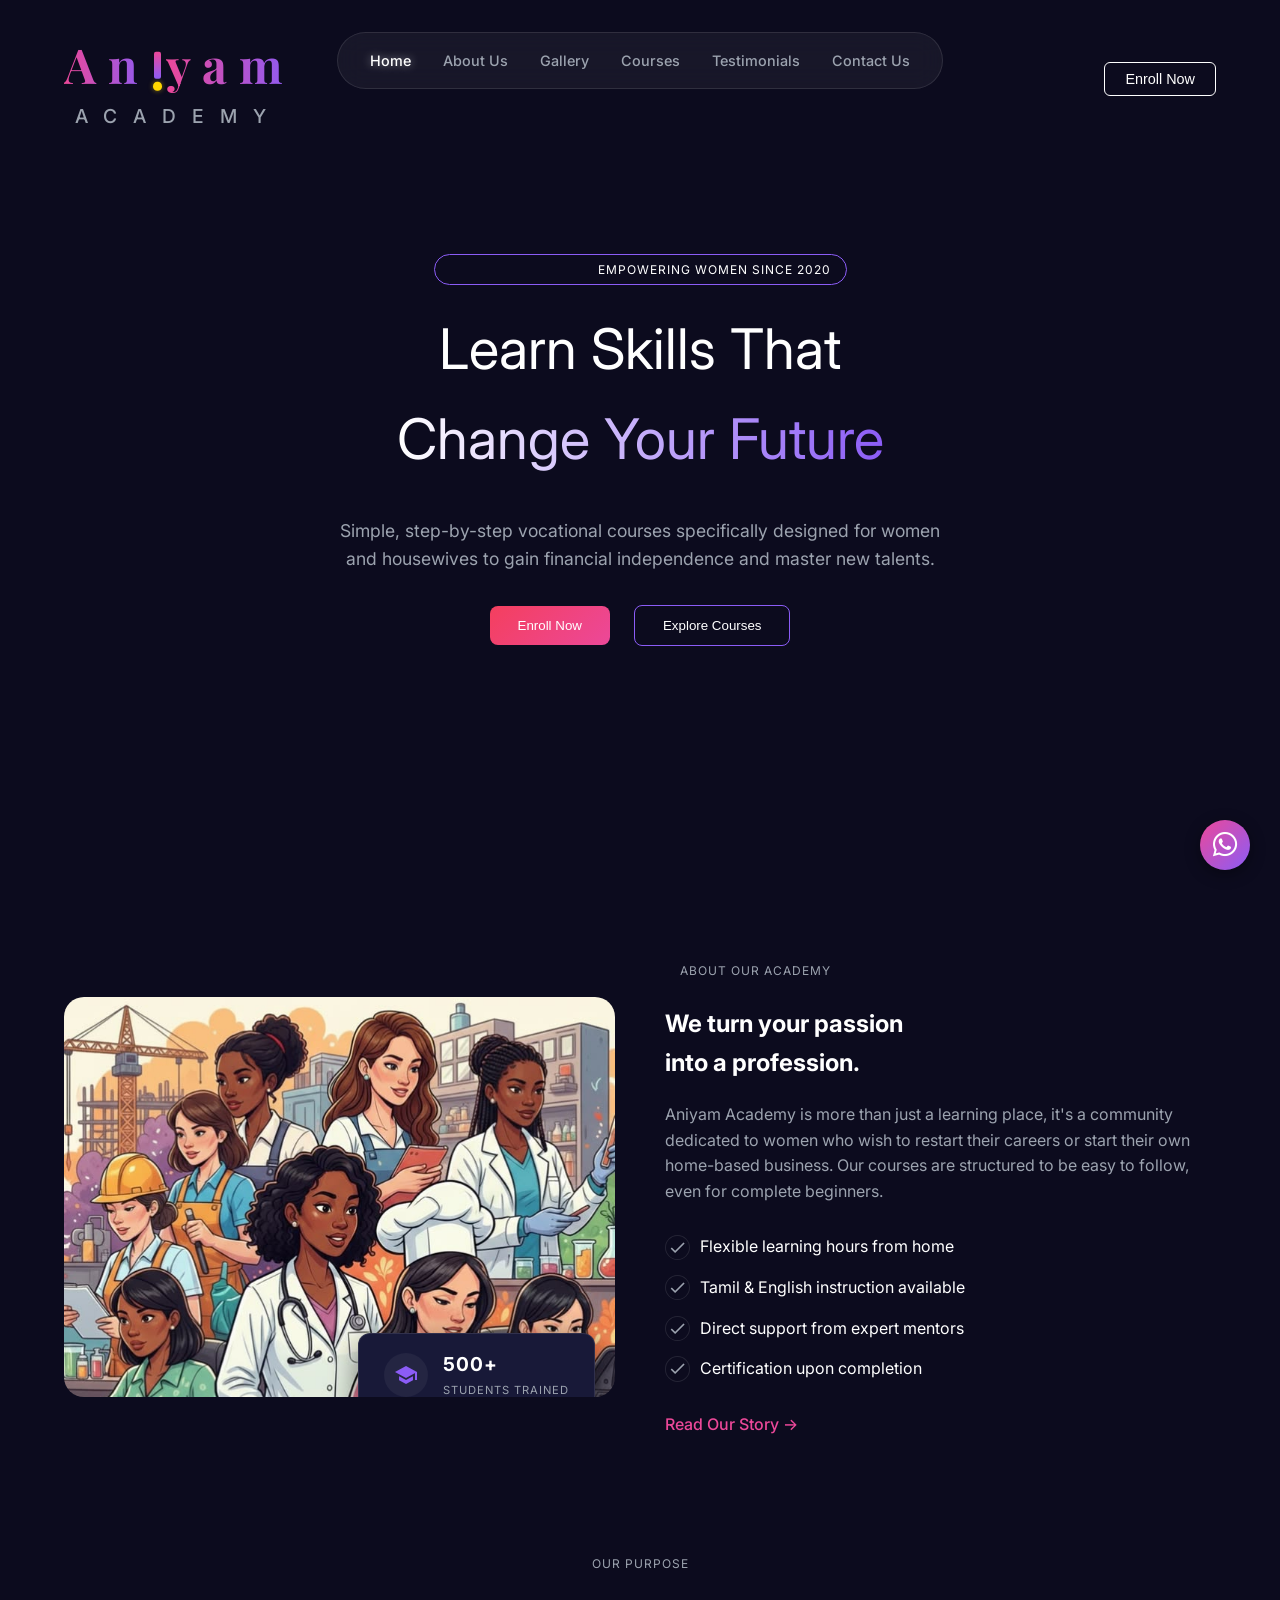
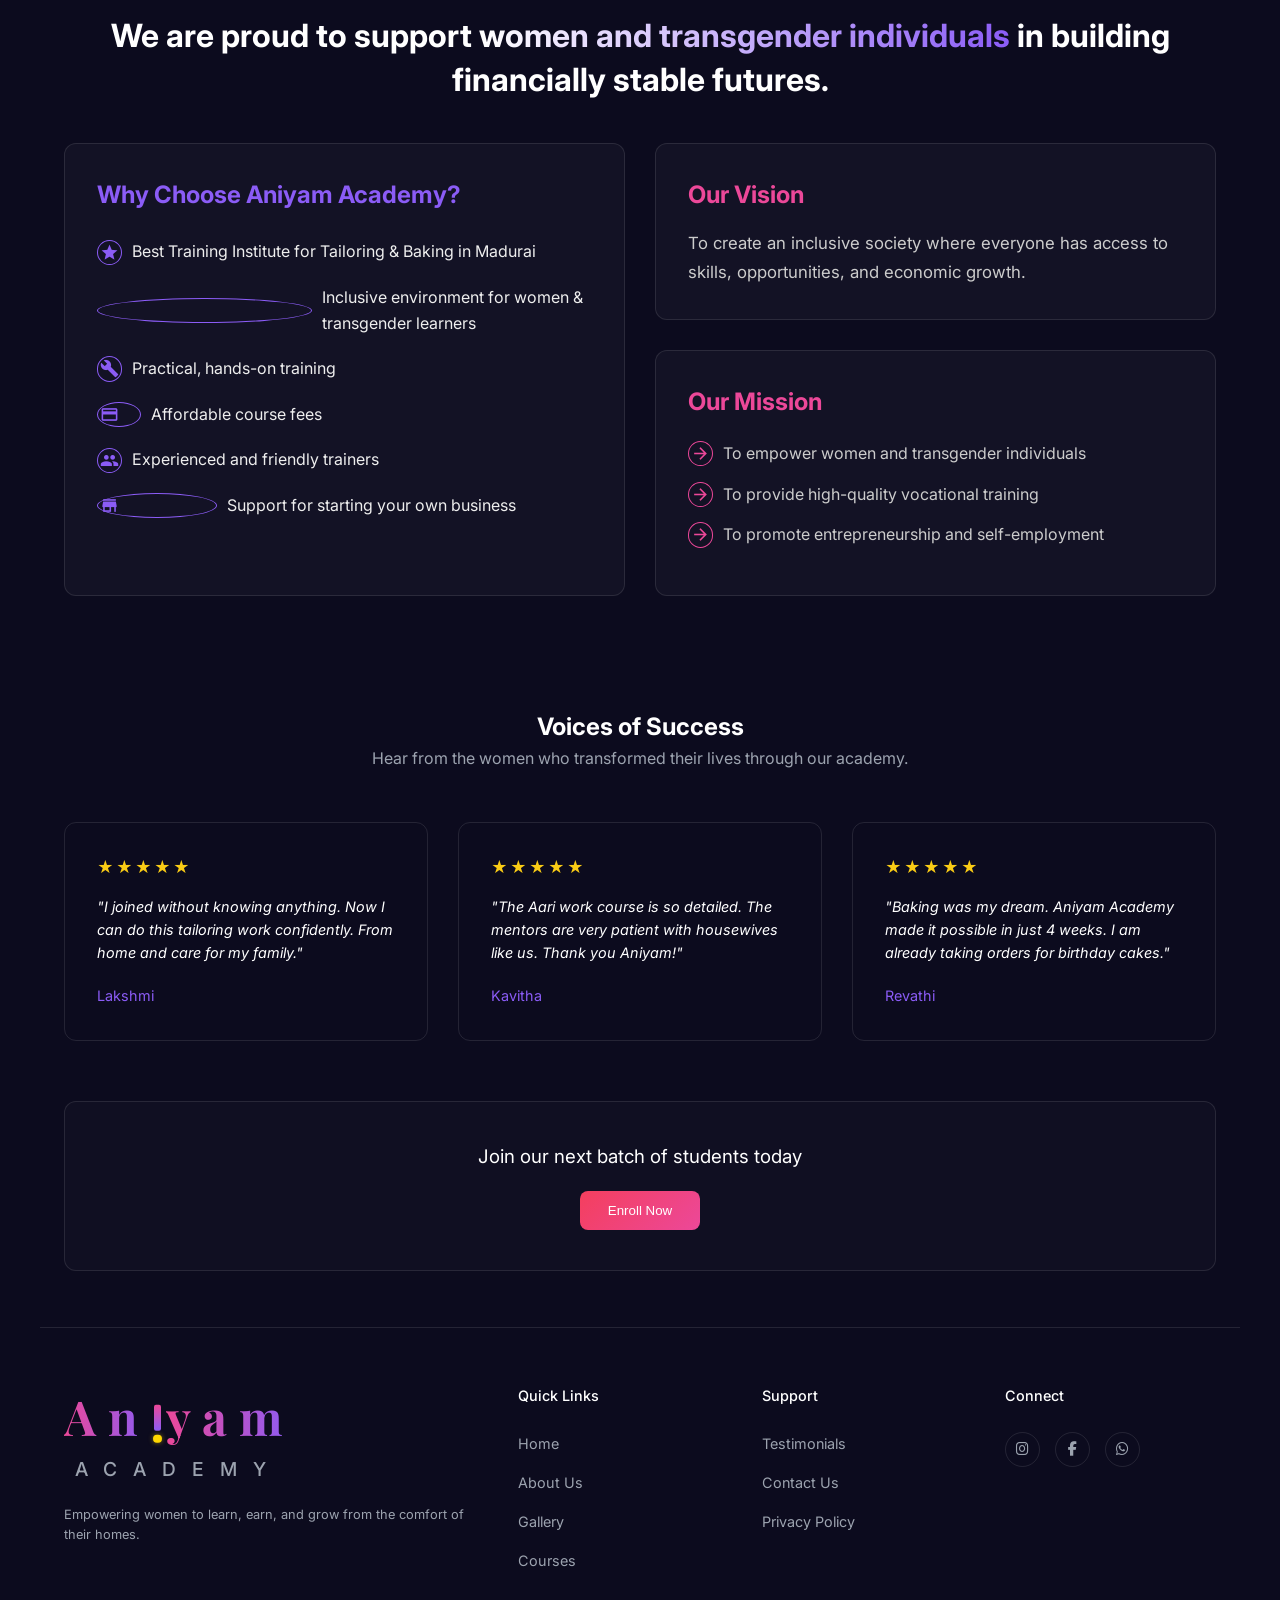
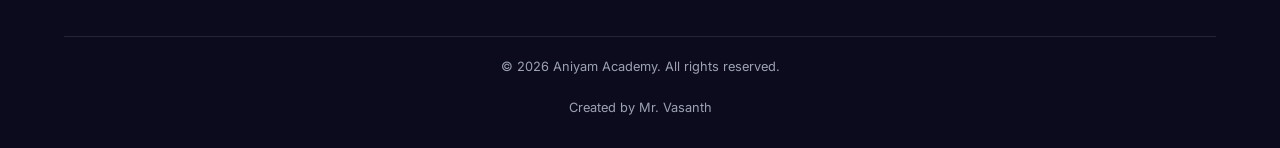
<file: index.html>
<!DOCTYPE html>
<html lang="en">
<head>
    <meta charset="UTF-8">
    <meta name="viewport" content="width=device-width, initial-scale=1.0">
    <title>Aniyam Academy - Best Vocational Training for Women in Madurai</title>
    <meta name="description" content="Join Aniyam Academy in Madurai for top-notch vocational training, tailoring, and baking courses designed to empower women and transgender individuals.">
    <link rel="stylesheet" href="https://cdnjs.cloudflare.com/ajax/libs/font-awesome/6.4.0/css/all.min.css">
    <link rel="stylesheet" href="style.css">
    <link href="https://fonts.googleapis.com/icon?family=Material+Icons" rel="stylesheet">
    <style>
        /* Specific Home Page Styles */
        .home-hero {
            height: 100vh;
            display: flex;
            flex-direction: column;
            justify-content: center;
            align-items: center;
            text-align: center;
        }
        
        .about-split {
            display: grid;
            grid-template-columns: 1fr 1fr;
            gap: 50px;
            align-items: center;
        }
        
        .about-img {
            height: 400px;
            border-radius: 20px;
        }
        
        .about-badge {
            position: absolute;
            bottom: -20px;
            right: 20px;
            background: var(--bg-card);
            border: 1px solid var(--glass-border);
            padding: 15px 25px;
            border-radius: 12px;
            display: flex;
            align-items: center;
            gap: 15px;
            box-shadow: 0 10px 30px rgba(0,0,0,0.5);
        }
        .about-badge-icon {
            background: var(--glass-bg);
            padding: 10px;
            border-radius: 50%;
            color: var(--accent-purple);
        }

        .programs-grid {
            display: grid;
            grid-template-columns: repeat(4, 1fr);
            gap: 20px;
            margin-top: 50px;
        }
        
        .programs-grid .card {
            text-align: center;
            display: flex;
            flex-direction: column;
            align-items: center;
        }
        
        .val-list {
            list-style: none;
            margin: 30px 0;
        }
        .val-list li {
            margin-bottom: 15px;
            display: flex;
            align-items: center;
            gap: 10px;
        }
        .val-list .material-icons {
            color: var(--text-muted);
            font-size: 1.2rem;
            border: 1px solid var(--glass-border);
            border-radius: 50%;
            padding: 2px;
        }

        .testimonial-grid {
            display: grid;
            grid-template-columns: repeat(3, 1fr);
            gap: 30px;
            margin-top: 50px;
        }

        .stars { color: #facc15; margin-bottom: 15px; letter-spacing: 2px; }

        @media (max-width: 900px) {
            .about-split { grid-template-columns: 1fr; }
            .programs-grid { grid-template-columns: repeat(2, 1fr); }
            .testimonial-grid { grid-template-columns: 1fr; }
        }
        @media (max-width: 600px) {
            .programs-grid { grid-template-columns: 1fr; }
        }
    </style>
    <link rel="icon" href="data:image/svg+xml,<svg xmlns='http://www.w3.org/2000/svg' viewBox='0 0 100 100'><rect width='100' height='100' rx='20' fill='%23181938'/><text x='50%' y='75%' font-family='serif' font-size='80' font-weight='bold' fill='%23ec4899' text-anchor='middle'>A</text></svg>">
</head>
<body>

    <!-- Header Architecture -->
    <header class="global-header">
        <div class="logo-placeholder">
            <div class="custom-logo">
    <div class="custom-logo-top">
        <span class="cl-text">An</span>
        <span class="custom-i-container">
            <span class="custom-i-stem"></span>
            <span class="custom-i-dot"></span>
        </span>
        <span class="cl-text">yam</span>
    </div>
    <div class="custom-logo-bottom">Academy</div>
</div>
        </div>
        <button class="header-btn" onclick="window.open('https://forms.gle/bwNUmPQLCT2G4Umm7', '_blank')">Enroll Now</button>
    </header>

    <nav class="floating-nav">
        <a href="index.html" class="nav-link">Home</a>
        <a href="about.html" class="nav-link">About Us</a>
        <a href="gallery.html" class="nav-link">Gallery</a>
        <a href="courses.html" class="nav-link">Courses</a>
        <a href="testimonials.html" class="nav-link">Testimonials</a>
        <a href="contact.html" class="nav-link">Contact Us</a>
    </nav>

    <!-- Hero Section -->
    <section class="home-hero hero-bg px-container">
        <div class="container reveal">
            <span class="section-tag"><span class="material-icons" style="font-size: 12px; vertical-align: middle;">auto_awesome</span> EMPOWERING WOMEN SINCE 2020</span>
            <h1 class="hero-title">Learn Skills That<br><span class="text-gradient">Change Your Future</span></h1>
            <p class="hero-subtitle">Simple, step-by-step vocational courses specifically designed for women and housewives to gain financial independence and master new talents.</p>
            <div class="flex-center mt-4">
                <button class="btn-primary" onclick="window.open('https://forms.gle/bwNUmPQLCT2G4Umm7', '_blank')">Enroll Now</button>
                <button class="btn-secondary">Explore Courses</button>
            </div>
        </div>
    </section>

    <!-- About Section -->
    <section class="container reveal">
        <div class="about-split">
            <div class="img-placeholder about-img" style="background-image: url('images/home.jpg'); background-size: cover; background-position: center; border: none; display: block; pointer-events: none; user-select: none;" role="img" aria-label="Aniyam Academy Students">
                <div class="about-badge" style="color: var(--text-main);">
                    <span class="material-icons about-badge-icon">school</span>
                    <div>
                        <strong style="display: block; font-size: 1.2rem;">500+</strong>
                        <span style="font-size: 0.7rem; color: var(--text-muted);">STUDENTS TRAINED</span>
                    </div>
                </div>
            </div>
            <div>
                <span class="section-tag" style="border: none; color: var(--text-muted);">ABOUT OUR ACADEMY</span>
                <h2>We turn your passion<br>into a profession.</h2>
                <p style="color: var(--text-muted); margin-top: 20px;">Aniyam Academy is more than just a learning place, it's a community dedicated to women who wish to restart their careers or start their own home-based business. Our courses are structured to be easy to follow, even for complete beginners.</p>
                <ul class="val-list">
                    <li><span class="material-icons">check</span> Flexible learning hours from home</li>
                    <li><span class="material-icons">check</span> Tamil & English instruction available</li>
                    <li><span class="material-icons">check</span> Direct support from expert mentors</li>
                    <li><span class="material-icons">check</span> Certification upon completion</li>
                </ul>
                <a href="about.html" style="color: var(--accent-pink); font-weight: 500;">Read Our Story &rarr;</a>
            </div>
        </div>
    </section>

    <!-- Why Choose Us Section -->
    <section class="container reveal">
        <div style="text-align: center; margin-bottom: 40px; padding: 0 20px;">
            <span class="section-tag" style="border: none; color: var(--text-muted);">OUR PURPOSE</span>
            <h2 style="font-size: 2rem; margin-top: 15px; line-height: 1.4; color: #fff;">We are proud to support <span class="text-gradient">women and transgender individuals</span> in building financially stable futures.</h2>
        </div>
        
        <div style="display: grid; grid-template-columns: repeat(auto-fit, minmax(300px, 1fr)); gap: 30px;">
            <div class="card" style="background: rgba(255,255,255,0.03); border: 1px solid var(--glass-border); text-align: left;">
                <h3 style="margin-bottom: 25px; color: var(--accent-purple); font-size: 1.5rem;">Why Choose Aniyam Academy?</h3>
                <ul class="val-list" style="margin: 0;">
                    <li style="margin-bottom: 20px;"><span class="material-icons" style="color: var(--accent-purple); border-color: var(--accent-purple);">star</span> <span style="color: #eee;">Best Training Institute for Tailoring & Baking in Madurai</span></li>
                    <li style="margin-bottom: 20px;"><span class="material-icons" style="color: var(--accent-purple); border-color: var(--accent-purple);">diversity_1</span> <span style="color: #eee;">Inclusive environment for women & transgender learners</span></li>
                    <li style="margin-bottom: 20px;"><span class="material-icons" style="color: var(--accent-purple); border-color: var(--accent-purple);">build</span> <span style="color: #eee;">Practical, hands-on training</span></li>
                    <li style="margin-bottom: 20px;"><span class="material-icons" style="color: var(--accent-purple); border-color: var(--accent-purple);">payments</span> <span style="color: #eee;">Affordable course fees</span></li>
                    <li style="margin-bottom: 20px;"><span class="material-icons" style="color: var(--accent-purple); border-color: var(--accent-purple);">people</span> <span style="color: #eee;">Experienced and friendly trainers</span></li>
                    <li style="margin-bottom: 20px;"><span class="material-icons" style="color: var(--accent-purple); border-color: var(--accent-purple);">storefront</span> <span style="color: #eee;">Support for starting your own business</span></li>
                </ul>
            </div>

            <div style="display: flex; flex-direction: column; gap: 30px;">
                <div class="card" style="background: rgba(255,255,255,0.03); border: 1px solid var(--glass-border); text-align: left; flex: 1;">
                    <h3 style="margin-bottom: 15px; color: var(--accent-pink); font-size: 1.5rem;">Our Vision</h3>
                    <p style="color: #ccc; font-size: 1.05rem; line-height: 1.7;">
                        To create an inclusive society where everyone has access to skills, opportunities, and economic growth.
                    </p>
                </div>

                <div class="card" style="background: rgba(255,255,255,0.03); border: 1px solid var(--glass-border); text-align: left; flex: 1;">
                    <h3 style="margin-bottom: 20px; color: var(--accent-pink); font-size: 1.5rem;">Our Mission</h3>
                    <ul class="val-list" style="margin: 0;">
                        <li style="margin-bottom: 15px;"><span class="material-icons" style="color: var(--accent-pink); border-color: var(--accent-pink);">arrow_forward</span> <span style="color: #ccc;">To empower women and transgender individuals</span></li>
                        <li style="margin-bottom: 15px;"><span class="material-icons" style="color: var(--accent-pink); border-color: var(--accent-pink);">arrow_forward</span> <span style="color: #ccc;">To provide high-quality vocational training</span></li>
                        <li style="margin-bottom: 15px;"><span class="material-icons" style="color: var(--accent-pink); border-color: var(--accent-pink);">arrow_forward</span> <span style="color: #ccc;">To promote entrepreneurship and self-employment</span></li>
                    </ul>
                </div>
            </div>
        </div>
    </section>

    <!-- Voices of Success -->
    <section class="container reveal">
        <div style="text-align: center;">
            <h2>Voices of Success</h2>
            <p style="color: var(--text-muted);">Hear from the women who transformed their lives through our academy.</p>
        </div>
        
        <div class="testimonial-grid">
            <div class="card" style="background: transparent;">
                <div class="stars">★★★★★</div>
                <p style="font-size: 0.9rem; font-style: italic; margin-bottom: 20px;">"I joined without knowing anything. Now I can do this tailoring work confidently. From home and care for my family."</p>
                <p style="color: var(--accent-purple); font-size: 0.9rem;">Lakshmi</p>
            </div>
            <div class="card" style="background: transparent;">
                <div class="stars">★★★★★</div>
                <p style="font-size: 0.9rem; font-style: italic; margin-bottom: 20px;">"The Aari work course is so detailed. The mentors are very patient with housewives like us. Thank you Aniyam!"</p>
                <p style="color: var(--accent-purple); font-size: 0.9rem;">Kavitha</p>
            </div>
            <div class="card" style="background: transparent;">
                <div class="stars">★★★★★</div>
                <p style="font-size: 0.9rem; font-style: italic; margin-bottom: 20px;">"Baking was my dream. Aniyam Academy made it possible in just 4 weeks. I am already taking orders for birthday cakes."</p>
                <p style="color: var(--accent-purple); font-size: 0.9rem;">Revathi</p>
            </div>
        </div>
        
        <div style="border: 1px solid var(--glass-border); border-radius: 12px; text-align: center; margin-top: 60px; padding: 40px; background: rgba(255,255,255,0.02);">
            <h3 style="margin-bottom: 20px; font-weight: 400;">Join our next batch of students today</h3>
            <button class="btn-primary" onclick="window.open('https://forms.gle/bwNUmPQLCT2G4Umm7', '_blank')">Enroll Now</button>
        </div>
    </section>

    <!-- Footer -->
    <footer class="container">
        <div class="footer-grid">
            <div class="footer-logo">
                <div class="logo-placeholder" style="color: var(--accent-purple);">
                    <div class="custom-logo">
    <div class="custom-logo-top">
        <span class="cl-text">An</span>
        <span class="custom-i-container">
            <span class="custom-i-stem"></span>
            <span class="custom-i-dot"></span>
        </span>
        <span class="cl-text">yam</span>
    </div>
    <div class="custom-logo-bottom">Academy</div>
</div>
                </div>
                <p style="color: var(--text-muted); font-size: 0.8rem; margin-top: 10px;">Empowering women to learn, earn, and grow from the comfort of their homes.</p>
            </div>
            <div class="footer-col">
                <h4>Quick Links</h4>
                <ul>
                    <li><a href="index.html">Home</a></li>
                    <li><a href="about.html">About Us</a></li>
                    <li><a href="gallery.html">Gallery</a></li>
                    <li><a href="courses.html">Courses</a></li>
                </ul>
            </div>
            <div class="footer-col">
                <h4>Support</h4>
                <ul>
                    <li><a href="testimonials.html">Testimonials</a></li>
                    <li><a href="contact.html">Contact Us</a></li>
                    <li><a href="#">Privacy Policy</a></li>
                </ul>
            </div>
            <div class="footer-col">
                <h4>Connect</h4>
                <div class="social-icons">
                    <a href="#" class="social-icon"><span class="material-icons" style="font-size: 1rem;">camera_alt</span></a>
                    <a href="#" class="social-icon"><span class="material-icons" style="font-size: 1rem;">play_arrow</span></a>
                    <a href="#" class="social-icon"><span class="material-icons" style="font-size: 1rem;">thumb_up</span></a>
                </div>
            </div>
        </div>
        <div class="footer-bottom">
            &copy; 2026 Aniyam Academy. All rights reserved. <br><br>
            Created by Mr. Vasanth
        </div>
    </footer>

    <script src="script.js"></script>
</body>
</html>
</file>
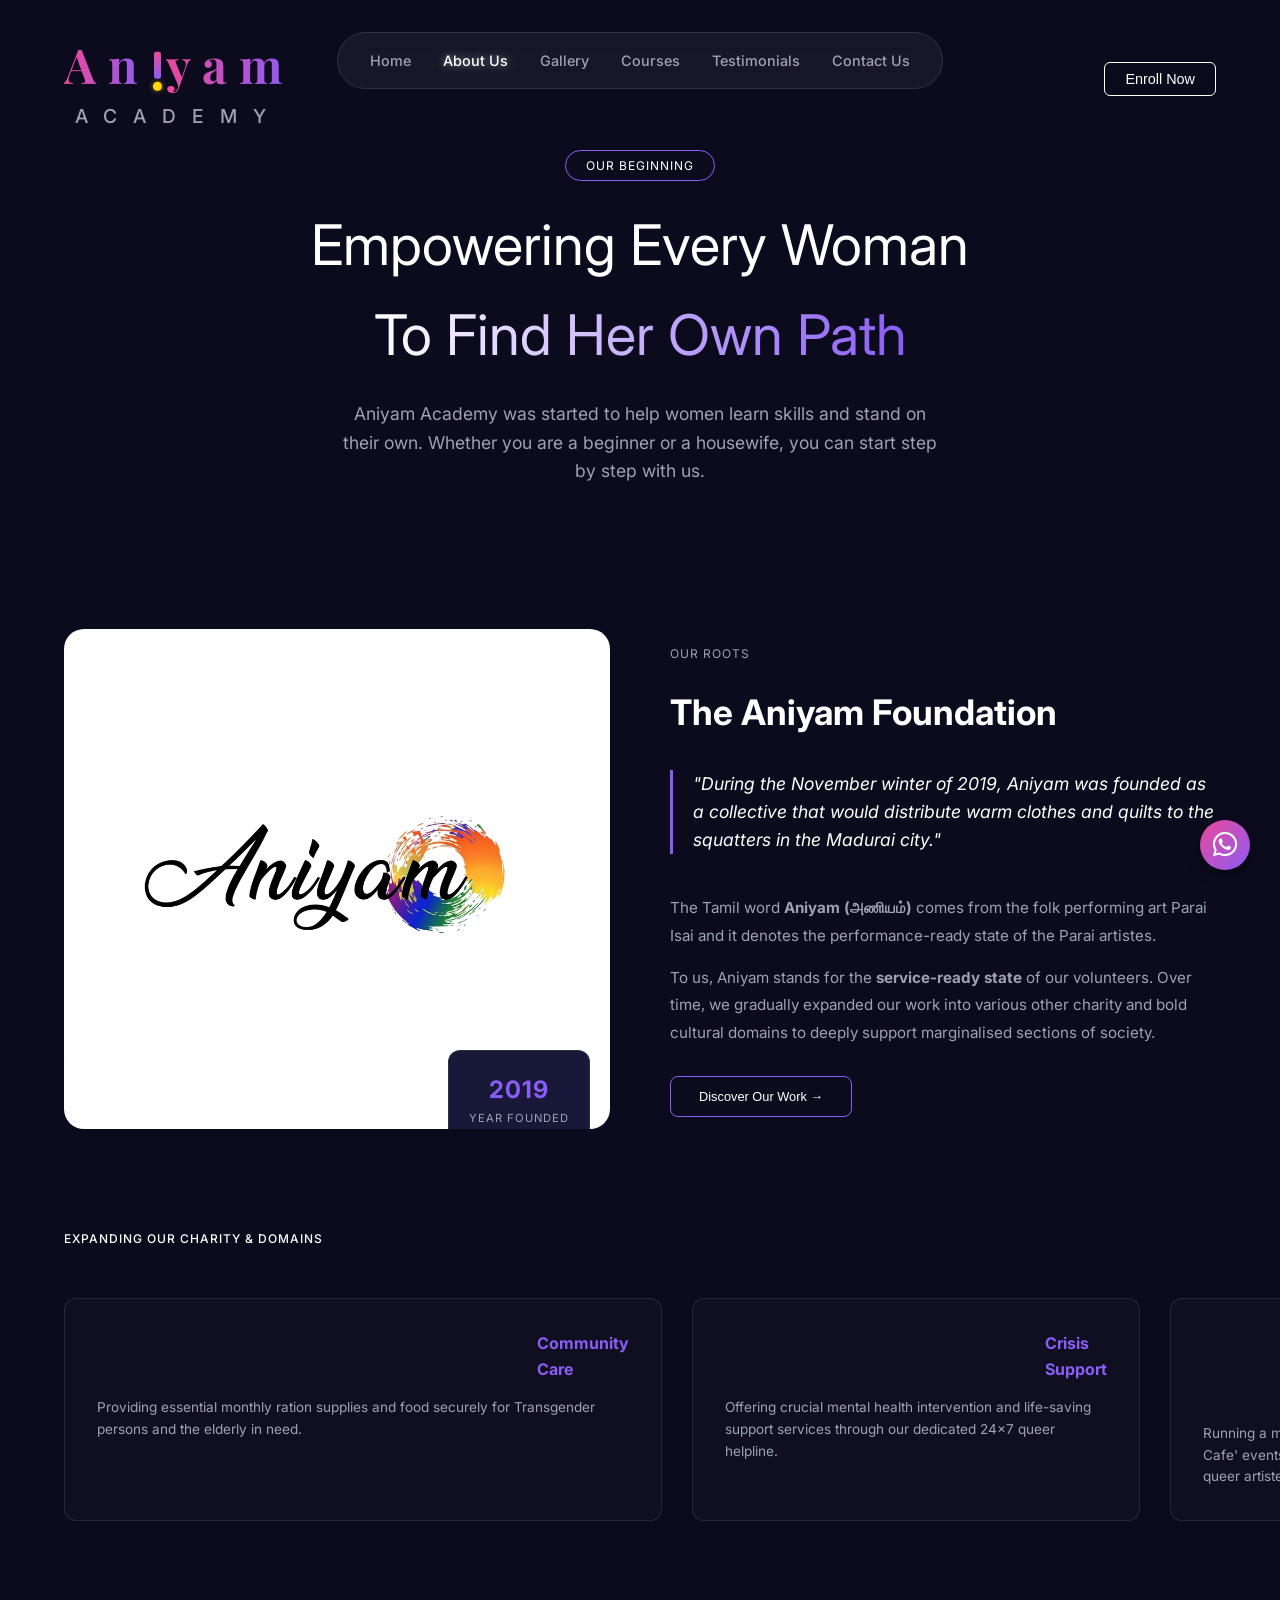
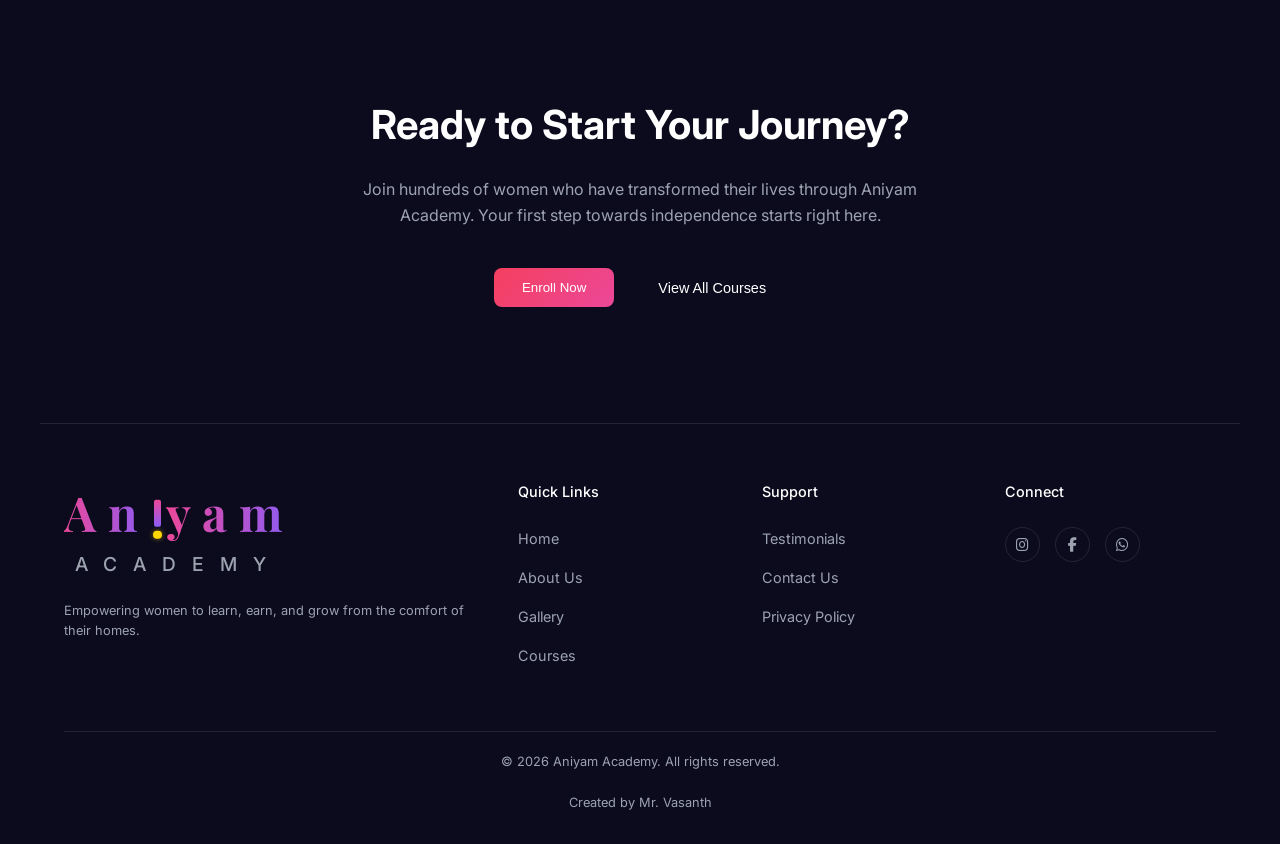
<file: about.html>
<!DOCTYPE html>
<html lang="en">
<head>
    <meta charset="UTF-8">
    <meta name="viewport" content="width=device-width, initial-scale=1.0">
    <title>About Aniyam Academy - Our Story & Foundation in Madurai</title>
    <meta name="description" content="Learn about the Aniyam Foundation and our mission to empower women and transgender individuals through skill-building, charity, and inclusive education.">
    <link rel="stylesheet" href="https://cdnjs.cloudflare.com/ajax/libs/font-awesome/6.4.0/css/all.min.css">
    <link rel="stylesheet" href="style.css">
    <link href="https://fonts.googleapis.com/icon?family=Material+Icons" rel="stylesheet">
    <style>
        .founder-section {
            display: grid;
            grid-template-columns: 1fr 1fr;
            gap: 60px;
            align-items: center;
        }
        .founder-img {
            height: 500px;
            border-radius: 20px;
        }
        .founder-quote {
            font-style: italic;
            font-size: 1.1rem;
            color: var(--text-main);
            border-left: 3px solid var(--accent-purple);
            padding-left: 20px;
            margin-bottom: 40px;
        }
        .features-grid {
            display: grid;
            grid-template-columns: 1fr 1fr;
            gap: 30px;
            margin-bottom: 40px;
        }
        .feature-item {
            display: flex;
            gap: 15px;
        }
        .feature-icon {
            color: var(--accent-purple);
        }
        .values-grid {
            display: grid;
            grid-template-columns: repeat(3, 1fr);
            gap: 30px;
        }
        
        @media (max-width: 900px) {
            .founder-section { grid-template-columns: 1fr; }
            .values-grid { grid-template-columns: 1fr; }
        }
    </style>
    <link rel="icon" href="data:image/svg+xml,<svg xmlns='http://www.w3.org/2000/svg' viewBox='0 0 100 100'><rect width='100' height='100' rx='20' fill='%23181938'/><text x='50%' y='75%' font-family='serif' font-size='80' font-weight='bold' fill='%23ec4899' text-anchor='middle'>A</text></svg>">
</head>
<body>

    <!-- Header Architecture -->
    <header class="global-header">
        <div class="logo-placeholder">
            <div class="custom-logo">
    <div class="custom-logo-top">
        <span class="cl-text">An</span>
        <span class="custom-i-container">
            <span class="custom-i-stem"></span>
            <span class="custom-i-dot"></span>
        </span>
        <span class="cl-text">yam</span>
    </div>
    <div class="custom-logo-bottom">Academy</div>
</div>
        </div>
        <button class="header-btn" onclick="window.open('https://forms.gle/bwNUmPQLCT2G4Umm7', '_blank')">Enroll Now</button>
    </header>

    <nav class="floating-nav">
        <a href="index.html" class="nav-link">Home</a>
        <a href="about.html" class="nav-link">About Us</a>
        <a href="gallery.html" class="nav-link">Gallery</a>
        <a href="courses.html" class="nav-link">Courses</a>
        <a href="testimonials.html" class="nav-link">Testimonials</a>
        <a href="contact.html" class="nav-link">Contact Us</a>
    </nav>

    <!-- Hero Section -->
    <section class="hero-bg px-container" style="padding-top: 150px; text-align: center;">
        <div class="container reveal">
            <span class="section-tag" style="padding: 5px 20px;">Our Beginning</span>
            <h1 class="hero-title" style="margin-bottom: 20px;">Empowering Every Woman<br><span class="text-gradient">To Find Her Own Path</span></h1>
            <p class="hero-subtitle">Aniyam Academy was started to help women learn skills and stand on their own. Whether you are a beginner or a housewife, you can start step by step with us.</p>
        </div>
    </section>

    <!-- Meet The Foundation -->
    <section class="container reveal">
        <div class="founder-section">
            <div class="img-placeholder founder-img" id="foundation-image" style="background-image: url('images/foundation.png'); background-size: cover; background-position: center; border: none; pointer-events: none; user-select: none;" role="img" aria-label="Aniyam Foundation Members">
                <div class="card" style="position: absolute; bottom: -20px; right: 20px; padding: 20px; text-align: center; border-color: rgba(255,255,255,0.1);">
                    <h3 style="color: var(--accent-purple); font-size: 1.5rem;">2019</h3>
                    <p style="font-size: 0.7rem; color: var(--text-muted);">YEAR FOUNDED</p>
                </div>
            </div>
            <div>
                <span class="section-tag" style="border: none; color: var(--text-muted); padding: 0;">OUR ROOTS</span>
                <h2 style="font-size: 2.2rem; margin-bottom: 30px;">The Aniyam Foundation</h2>
                
                <p class="founder-quote">"During the November winter of 2019, Aniyam was founded as a collective that would distribute warm clothes and quilts to the squatters in the Madurai city."</p>

                <p style="color: var(--text-muted); font-size: 0.95rem; line-height: 1.8; margin-bottom: 15px;">
                    The Tamil word <strong>Aniyam (அணியம்)</strong> comes from the folk performing art Parai Isai and it denotes the performance-ready state of the Parai artistes.
                </p>
                <p style="color: var(--text-muted); font-size: 0.95rem; line-height: 1.8; margin-bottom: 30px;">
                    To us, Aniyam stands for the <strong>service-ready state</strong> of our volunteers. Over time, we gradually expanded our work into various other charity and bold cultural domains to deeply support marginalised sections of society.
                </p>

                <button class="btn-secondary" style="font-size: 0.8rem;" onclick="window.location.href='gallery.html'">Discover Our Work &rarr;</button>
            </div>
        </div>
    </section>

    <!-- Foundation Domains (Replaces Values) -->
    <section class="container reveal" style="padding-top: 40px;">
        <div style="margin-bottom: 30px;">
            <span class="section-tag" style="border: none; color: var(--text-main); font-weight: 500; padding: 0;">EXPANDING OUR CHARITY & DOMAINS</span>
        </div>
        <div class="values-grid">
            <div class="card" style="background: rgba(255,255,255,0.02); display: flex; flex-direction: column; gap: 15px;">
                <h4 style="color: var(--accent-purple); display: flex; align-items: center; gap: 8px;"><span class="material-icons">volunteer_activism</span> Community Care</h4>
                <p style="font-size: 0.85rem; color: var(--text-muted); line-height: 1.6;">Providing essential monthly ration supplies and food securely for Transgender persons and the elderly in need.</p>
            </div>
            <div class="card" style="background: rgba(255,255,255,0.02); display: flex; flex-direction: column; gap: 15px;">
                <h4 style="color: var(--accent-purple); display: flex; align-items: center; gap: 8px;"><span class="material-icons">support_agent</span> Crisis Support</h4>
                <p style="font-size: 0.85rem; color: var(--text-muted); line-height: 1.6;">Offering crucial mental health intervention and life-saving support services through our dedicated 24×7 queer helpline.</p>
            </div>
            <div class="card" style="background: rgba(255,255,255,0.02); display: flex; flex-direction: column; gap: 15px;">
                <h4 style="color: var(--accent-purple); display: flex; align-items: center; gap: 8px;"><span class="material-icons">auto_stories</span> Culture & Safe Space</h4>
                <p style="font-size: 0.85rem; color: var(--text-muted); line-height: 1.6;">Running a magazine, publishing house, and 'Queer Cafe' events providing a safe platform for budding queer artistes to showcase talents.</p>
            </div>
        </div>
    </section>

    <!-- CTA Section -->
    <section class="container reveal">
        <div style="text-align: center; padding: 60px 0;">
            <h2 style="font-size: 2.5rem; margin-bottom: 20px;">Ready to Start Your Journey?</h2>
            <p style="color: var(--text-muted); max-width: 600px; margin: 0 auto 40px;">Join hundreds of women who have transformed their lives through Aniyam Academy. Your first step towards independence starts right here.</p>
            <div class="flex-center">
                <button class="btn-primary" onclick="window.open('https://forms.gle/bwNUmPQLCT2G4Umm7', '_blank')">Enroll Now</button>
                <button class="header-btn" style="border: none;">View All Courses</button>
            </div>
        </div>
    </section>

    <!-- Footer -->
    <footer class="container">
        <!-- Exactly the same footer as index -->
        <div class="footer-grid">
            <div class="footer-logo">
                <div class="logo-placeholder" style="color: var(--accent-purple);">
                    <div class="custom-logo">
    <div class="custom-logo-top">
        <span class="cl-text">An</span>
        <span class="custom-i-container">
            <span class="custom-i-stem"></span>
            <span class="custom-i-dot"></span>
        </span>
        <span class="cl-text">yam</span>
    </div>
    <div class="custom-logo-bottom">Academy</div>
</div>
                </div>
                <p style="color: var(--text-muted); font-size: 0.8rem; margin-top: 10px;">Empowering women to learn, earn, and grow from the comfort of their homes.</p>
            </div>
            <div class="footer-col">
                <h4>Quick Links</h4>
                <ul>
                    <li><a href="index.html">Home</a></li>
                    <li><a href="about.html">About Us</a></li>
                    <li><a href="gallery.html">Gallery</a></li>
                    <li><a href="courses.html">Courses</a></li>
                </ul>
            </div>
            <div class="footer-col">
                <h4>Support</h4>
                <ul>
                    <li><a href="testimonials.html">Testimonials</a></li>
                    <li><a href="contact.html">Contact Us</a></li>
                    <li><a href="#">Privacy Policy</a></li>
                </ul>
            </div>
            <div class="footer-col">
                <h4>Connect</h4>
                <div class="social-icons">
                    <a href="#" class="social-icon"><span class="material-icons" style="font-size: 1rem;">camera_alt</span></a>
                    <a href="#" class="social-icon"><span class="material-icons" style="font-size: 1rem;">play_arrow</span></a>
                    <a href="#" class="social-icon"><span class="material-icons" style="font-size: 1rem;">thumb_up</span></a>
                </div>
            </div>
        </div>
        <div class="footer-bottom">
            &copy; 2026 Aniyam Academy. All rights reserved. <br><br>
            Created by Mr. Vasanth
        </div>
    </footer>

    <script src="script.js"></script>
</body>
</html>
</file>
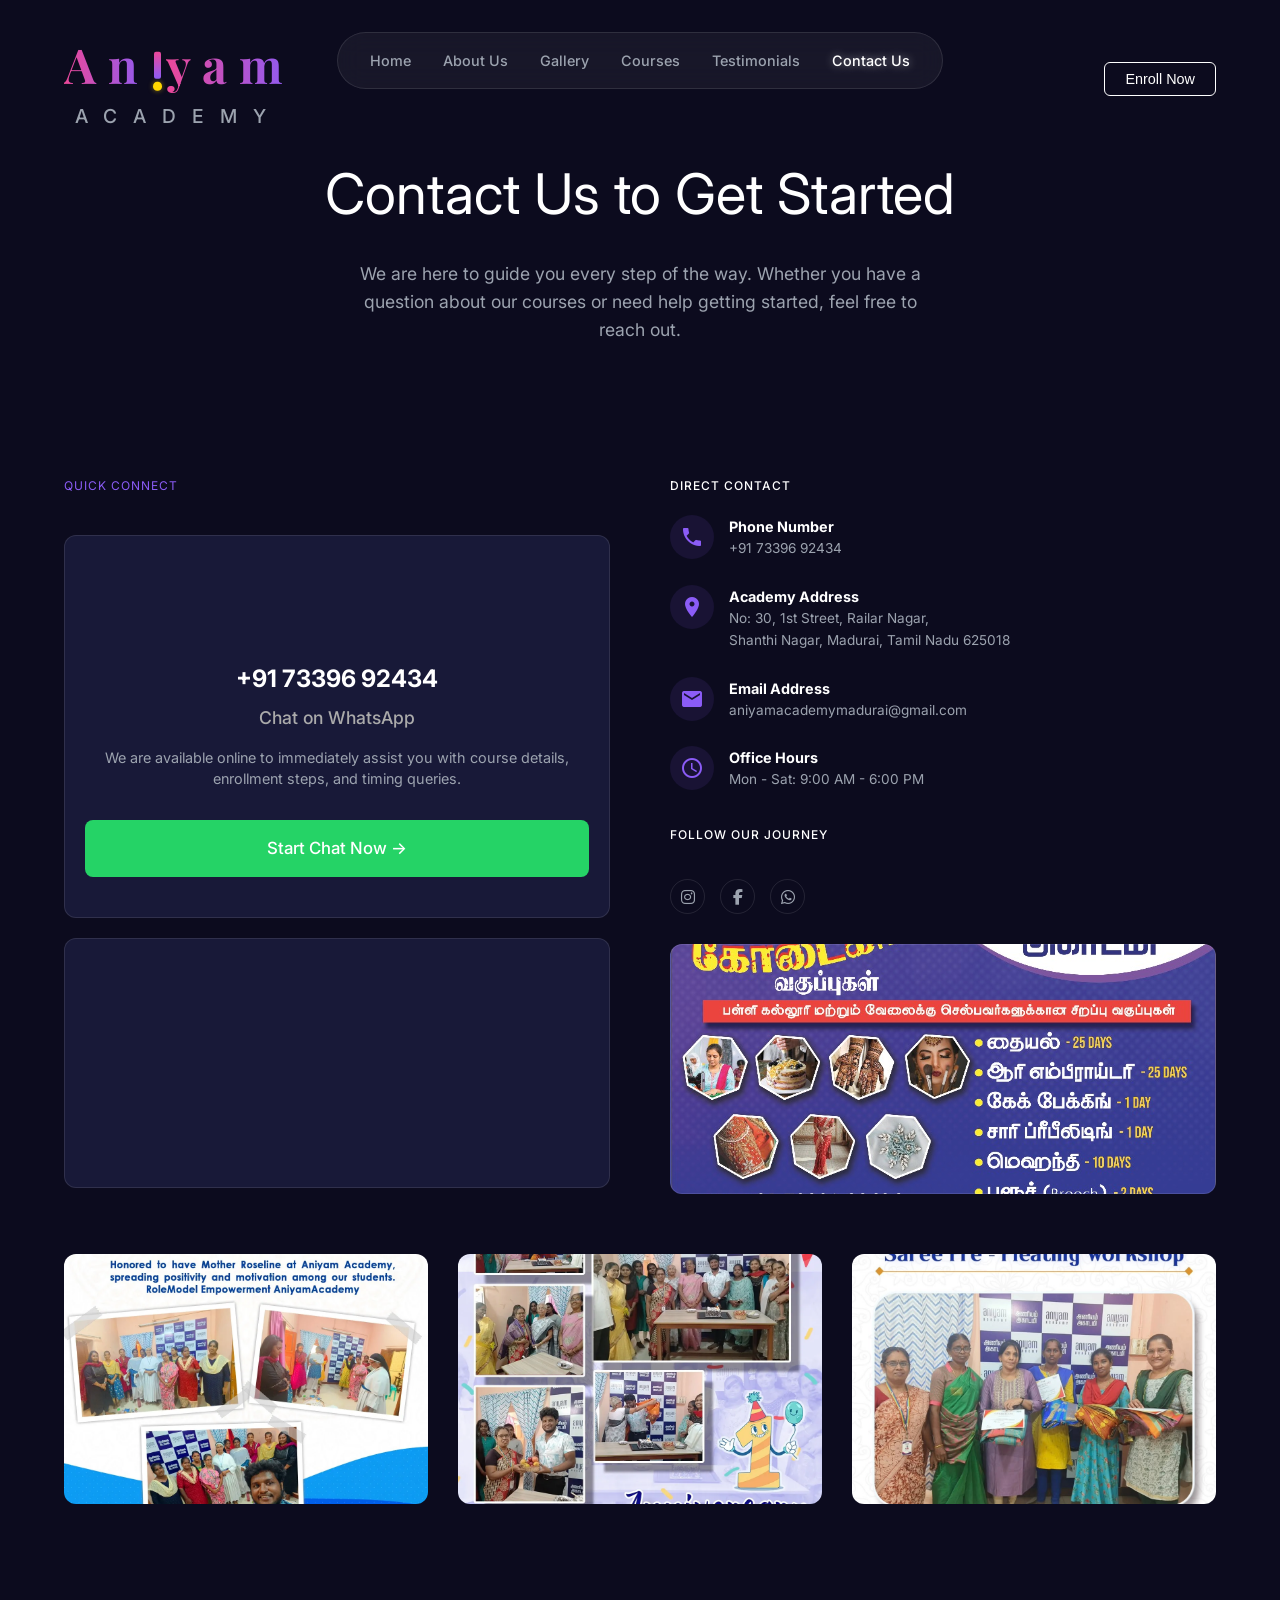
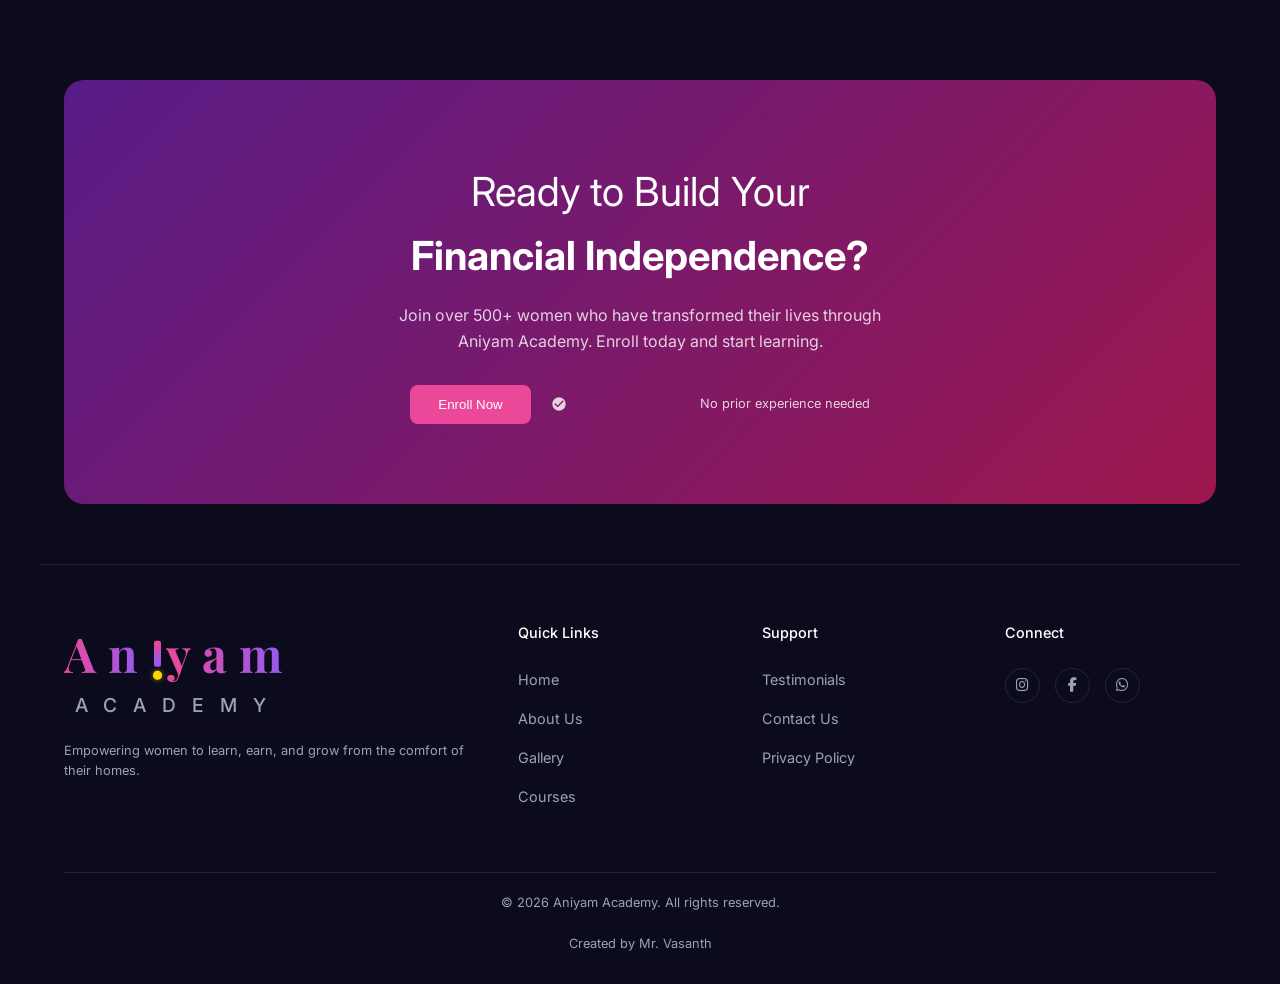
<file: contact.html>
<!DOCTYPE html>
<html lang="en">
<head>
    <meta charset="UTF-8">
    <meta name="viewport" content="width=device-width, initial-scale=1.0">
    <title>Contact Aniyam Academy - Get in Touch in Madurai</title>
    <meta name="description" content="Contact Aniyam Academy for course details, enrollment steps, or queries. Reach us via phone, WhatsApp, or visit our academy in Madurai.">
    <link rel="stylesheet" href="https://cdnjs.cloudflare.com/ajax/libs/font-awesome/6.4.0/css/all.min.css">
    <link rel="stylesheet" href="style.css">
    <link href="https://fonts.googleapis.com/icon?family=Material+Icons" rel="stylesheet">
    <style>
        .contact-grid {
            display: grid;
            grid-template-columns: 1fr 1fr;
            gap: 60px;
            margin-top: 40px;
        }

        .contact-card {
            background: var(--bg-card);
            border: 1px solid var(--glass-border);
            border-radius: 12px;
            padding: 40px;
        }

        .wa-card {
            background: linear-gradient(135deg, rgba(24, 25, 56, 1), rgba(12, 11, 30, 1));
            border: 1px solid rgba(255, 255, 255, 0.05);
            border-radius: 12px;
            padding: 30px;
            margin-bottom: 30px;
            position: relative;
        }

        .contact-list {
            list-style: none;
            margin-bottom: 30px;
        }

        .contact-list li {
            display: flex;
            gap: 15px;
            margin-bottom: 25px;
        }
        
        .contact-list .material-icons {
            color: var(--accent-purple);
            background: rgba(139, 92, 246, 0.1);
            padding: 10px;
            border-radius: 50%;
            height: fit-content;
        }

        .placeholders-grid {
            display: grid;
            grid-template-columns: repeat(3, 1fr);
            gap: 30px;
            margin: 60px 0;
        }

        .ph-box {
            height: 250px;
            background: rgba(24, 25, 56, 0.5);
        }

        .btn-full {
            width: 100%;
            display: flex;
            justify-content: center;
            align-items: center;
            gap: 10px;
            background: var(--accent-purple);
            color: white;
            border: none;
            padding: 15px;
            border-radius: 8px;
            font-weight: 500;
            cursor: pointer;
            transition: all 0.3s;
        }

        .btn-full:hover {
            background: #7c3aed;
        }

        .wa-btn {
            background: white;
            color: #128c7e;
            border: none;
            padding: 10px 20px;
            border-radius: 6px;
            font-weight: 500;
            font-size: 0.85rem;
            cursor: pointer;
            display: inline-block;
            margin-top: 15px;
        }

        @media (max-width: 900px) {
            .contact-grid, .placeholders-grid { grid-template-columns: 1fr; }
        }
        @media (max-width: 600px) {
            .contact-card { padding: 20px 15px !important; box-sizing: border-box; width: 100%; max-width: 100%; overflow: hidden; }
            .wa-card { padding: 20px 15px !important; box-sizing: border-box; width: 100%; max-width: 100%; overflow: hidden; }
            .ph-box { height: 200px; }
            .contact-card.img-placeholder { height: 200px !important; margin-top: 20px !important; }
            .contact-grid { gap: 30px; margin-top: 20px; width: 100%; }
            .placeholders-grid { gap: 15px; margin: 30px 0; width: 100%; }
            
            .map-box { height: 200px !important; margin-top: 20px !important; }
            .contact4-box { height: 200px !important; margin-top: 20px !important; }
            
            .right-info {
                display: flex;
                flex-direction: column;
                width: 100%;
                box-sizing: border-box;
            }
            .contact-list {
                width: 100%;
                display: flex;
                flex-direction: column;
                gap: 15px;
                padding: 0;
            }
            .contact-list li {
                display: flex;
                flex-direction: row;
                align-items: center;
                text-align: left;
                gap: 15px;
                margin-bottom: 0;
                width: 100%;
            }
            .social-icons-wrapper {
                justify-content: flex-start;
                width: 100%;
                margin-bottom: 20px;
            }
            .cta-banner-content {
                flex-direction: column;
                text-align: center;
            }
            .btn-full {
                padding: 12px;
                font-size: 0.95rem !important;
                width: 100%;
                box-sizing: border-box;
            }
            .hero-title {
                font-size: 2rem !important;
            }
        }
    </style>
    <link rel="icon" href="data:image/svg+xml,<svg xmlns='http://www.w3.org/2000/svg' viewBox='0 0 100 100'><rect width='100' height='100' rx='20' fill='%23181938'/><text x='50%' y='75%' font-family='serif' font-size='80' font-weight='bold' fill='%23ec4899' text-anchor='middle'>A</text></svg>">
</head>
<body>

    <!-- Header -->
    <header class="global-header">
        <div class="logo-placeholder">
            <div class="custom-logo">
    <div class="custom-logo-top">
        <span class="cl-text">An</span>
        <span class="custom-i-container">
            <span class="custom-i-stem"></span>
            <span class="custom-i-dot"></span>
        </span>
        <span class="cl-text">yam</span>
    </div>
    <div class="custom-logo-bottom">Academy</div>
</div>
        </div>
        <button class="header-btn" onclick="window.open('https://forms.gle/bwNUmPQLCT2G4Umm7', '_blank')">Enroll Now</button>
    </header>

    <nav class="floating-nav">
        <a href="index.html" class="nav-link">Home</a>
        <a href="about.html" class="nav-link">About Us</a>
        <a href="gallery.html" class="nav-link">Gallery</a>
        <a href="courses.html" class="nav-link">Courses</a>
        <a href="testimonials.html" class="nav-link">Testimonials</a>
        <a href="contact.html" class="nav-link">Contact Us</a>
    </nav>

    <!-- Hero Section -->
    <section class="hero-bg px-container" style="padding-top: 150px; text-align: center;">
        <div class="container reveal">
            <h1 class="hero-title" style="margin-bottom: 20px;">Contact Us to Get Started</h1>
            <p class="hero-subtitle">We are here to guide you every step of the way. Whether you have a question about our courses or need help getting started, feel free to reach out.</p>
        </div>
    </section>

    <!-- Content Split -->
    <section class="container reveal" style="padding-top: 0;">
        <div class="contact-grid">
            
            <!-- Left Form -->
            <div style="width: 100%; max-width: 100%; overflow: hidden; box-sizing: border-box;">
                <span class="section-tag" style="border: none; color: var(--accent-purple); padding: 0;">QUICK CONNECT</span>
                <div class="contact-card" style="margin-top: 20px; text-align: center; padding: 40px 20px; box-sizing: border-box; width: 100%;">
                    <span class="material-icons" style="font-size: 4rem; color: #25D366; margin-bottom: 20px;">whatsapp</span>
                    <h3 style="margin-bottom: 5px; font-size: 1.5rem;">+91 73396 92434</h3>
                    <h4 style="margin-bottom: 15px; font-size: 1.1rem; font-weight: 500; color: #aaaaaa;">Chat on WhatsApp</h4>
                    <p style="color: var(--text-muted); margin-bottom: 30px; font-size: 0.9rem; line-height: 1.5;">We are available online to immediately assist you with course details, enrollment steps, and timing queries.</p>
                    <a href="https://wa.me/917339692434?text=Hi%20this%20is%20aniyam%20academy%20right%20i%20want%20to%20know%20about%20some%20course%20details" target="_blank" class="btn-full" style="background: #25D366; text-decoration: none; color: #fff; font-size: 1.05rem;">Start Chat Now &rarr;</a>
                </div>
                
                <div class="contact-card map-box" style="margin-top: 20px; padding: 0; overflow: hidden; height: 250px; border-radius: 12px; border: 1px solid var(--glass-border); box-sizing: border-box; width: 100%;">
                    <iframe src="https://www.google.com/maps/embed?pb=!1m18!1m12!1m3!1d3929.769955141087!2d78.1016957!3d9.9530885!2m3!1f0!2f0!3f0!3m2!1i1024!2i768!4f13.1!3m3!1m2!1s0x3b00cf55d7bdfcc9%3A0xaaaa9d7f7eb694ed!2sAniyam%20Academy%20-%20Madurai!5e0!3m2!1sen!2sin!4v1775445799547!5m2!1sen!2sin" width="100%" height="100%" style="border:0;" allowfullscreen="" loading="lazy" referrerpolicy="no-referrer-when-downgrade"></iframe>
                </div>
            </div>

            <!-- Right Info -->
            <div class="right-info">
                <span class="section-tag" style="border: none; color: var(--text-main); font-weight: 500; padding: 0;">DIRECT CONTACT</span>
                


                <ul class="contact-list">
                    <li>
                        <span class="material-icons">phone</span>
                        <div>
                            <h4 style="font-size: 0.9rem;">Phone Number</h4>
                            <p style="font-size: 0.85rem; color: var(--text-muted);">+91 73396 92434</p>
                        </div>
                    </li>
                    <li>
                        <span class="material-icons">location_on</span>
                        <div>
                            <h4 style="font-size: 0.9rem;">Academy Address</h4>
                            <p style="font-size: 0.85rem; color: var(--text-muted);"><a href="https://maps.app.goo.gl/2pt7xPNSgUiDgjpc6" target="_blank">No: 30, 1st Street, Railar Nagar,<br>Shanthi Nagar, Madurai, Tamil Nadu 625018</a></p>
                        </div>
                    </li>
                    <li>
                        <span class="material-icons">email</span>
                        <div>
                            <h4 style="font-size: 0.9rem;">Email Address</h4>
                            <p style="font-size: 0.85rem; color: var(--text-muted);"><a href="mailto:aniyamacademymadurai@gmail.com" target="_blank" style="text-decoration: none; color: inherit;">aniyamacademymadurai@gmail.com</a></p>
                        </div>
                    </li>
                    <li>
                        <span class="material-icons">schedule</span>
                        <div>
                            <h4 style="font-size: 0.9rem;">Office Hours</h4>
                            <p style="font-size: 0.85rem; color: var(--text-muted);">Mon - Sat: 9:00 AM - 6:00 PM</p>
                        </div>
                    </li>
                </ul>

                <span class="section-tag" style="border: none; color: var(--text-main); font-weight: 500; padding: 0;">FOLLOW OUR JOURNEY</span>
                <div class="social-icons-wrapper" style="display: flex; gap: 15px; margin-top: 15px;">
                    <a href="https://www.instagram.com/aniyam_academy/?hl=en" target="_blank" class="social-icon" title="Instagram"><i class="fab fa-instagram"></i></a>
                    <a href="https://www.facebook.com/p/Aniyam-Academy-61560764136309/" target="_blank" class="social-icon" title="Facebook"><i class="fab fa-facebook-f"></i></a>
                    <a href="https://wa.me/917339692434" target="_blank" class="social-icon" title="WhatsApp"><i class="fab fa-whatsapp"></i></a>
                </div>

                <div class="contact-card img-placeholder contact4-box" style="margin-top: 30px; padding: 0; overflow: hidden; height: 250px; border-radius: 12px; border: 1px solid var(--glass-border); background-image: url('images/contact4.jpeg'); background-size: cover; background-position: center; box-sizing: border-box; width: 100%;" role="img" aria-label="Aniyam Academy Campus Location"></div>
            </div>

        </div>

        <!-- Placeholders -->
        <div class="placeholders-grid reveal">
            <div class="img-placeholder ph-box" style="border: none; background-image: url('images/contact1.webp'); background-size: cover; background-position: center;" role="img" aria-label="Aniyam Academy Campus Location"></div>
            <div class="img-placeholder ph-box" style="border: none; background-image: url('images/contact2.webp'); background-size: cover; background-position: center;" role="img" aria-label="Aniyam Academy Campus Location"></div>
            <div class="img-placeholder ph-box" style="border: none; background-image: url('images/contact3.jpg'); background-size: cover; background-position: center;" role="img" aria-label="Aniyam Academy Campus Location"></div>
        </div>

    </section>

    <!-- Vibrant Bottom Banner -->
    <div class="container reveal">
        <div class="cta-banner" style="background: linear-gradient(135deg, rgba(88, 28, 135, 1) 0%, rgba(157, 23, 77, 1) 100%);">
            <h2>Ready to Build Your<br><strong>Financial Independence?</strong></h2>
            <p>Join over 500+ women who have transformed their lives through<br>Aniyam Academy. Enroll today and start learning.</p>
            <div class="cta-banner-content" style="display: flex; justify-content: center; align-items: center; gap: 20px;">
                <button class="btn-primary" style="background: var(--accent-pink);" onclick="window.open('https://forms.gle/bwNUmPQLCT2G4Umm7', '_blank')">Enroll Now</button>
                <div style="font-size: 0.8rem; color: rgba(255,255,255,0.8); display: flex; align-items: center; gap: 5px;">
                    <span class="material-icons" style="font-size: 1rem;">check_circle_outline</span> No prior experience needed
                </div>
            </div>
        </div>
    </div>

    <!-- Footer -->
    <footer class="container">
        <!-- Exact same footer -->
        <div class="footer-grid">
             <div class="footer-logo">
                 <div class="logo-placeholder" style="color: var(--accent-purple);">
                     <div class="custom-logo">
    <div class="custom-logo-top">
        <span class="cl-text">An</span>
        <span class="custom-i-container">
            <span class="custom-i-stem"></span>
            <span class="custom-i-dot"></span>
        </span>
        <span class="cl-text">yam</span>
    </div>
    <div class="custom-logo-bottom">Academy</div>
</div>
                 </div>
                 <p style="color: var(--text-muted); font-size: 0.8rem; margin-top: 10px;">Empowering women to learn, earn, and grow from the comfort of their homes.</p>
             </div>
             <div class="footer-col">
                 <h4>Quick Links</h4>
                 <ul>
                     <li><a href="index.html">Home</a></li>
                     <li><a href="about.html">About Us</a></li>
                     <li><a href="gallery.html">Gallery</a></li>
                     <li><a href="courses.html">Courses</a></li>
                 </ul>
             </div>
             <div class="footer-col">
                 <h4>Support</h4>
                 <ul>
                     <li><a href="testimonials.html">Testimonials</a></li>
                     <li><a href="contact.html">Contact Us</a></li>
                     <li><a href="#">Privacy Policy</a></li>
                 </ul>
             </div>
             <div class="footer-col">
                 <h4>Connect</h4>
                 <div class="social-icons">
                     <a href="#" class="social-icon"><span class="material-icons" style="font-size: 1rem;">camera_alt</span></a>
                     <a href="#" class="social-icon"><span class="material-icons" style="font-size: 1rem;">play_arrow</span></a>
                     <a href="#" class="social-icon"><span class="material-icons" style="font-size: 1rem;">thumb_up</span></a>
                 </div>
             </div>
        </div>
        <div class="footer-bottom">
            &copy; 2026 Aniyam Academy. All rights reserved. <br><br>
            Created by Mr. Vasanth
        </div>
    </footer>

    <script src="script.js"></script>
</body>
</html>
</file>
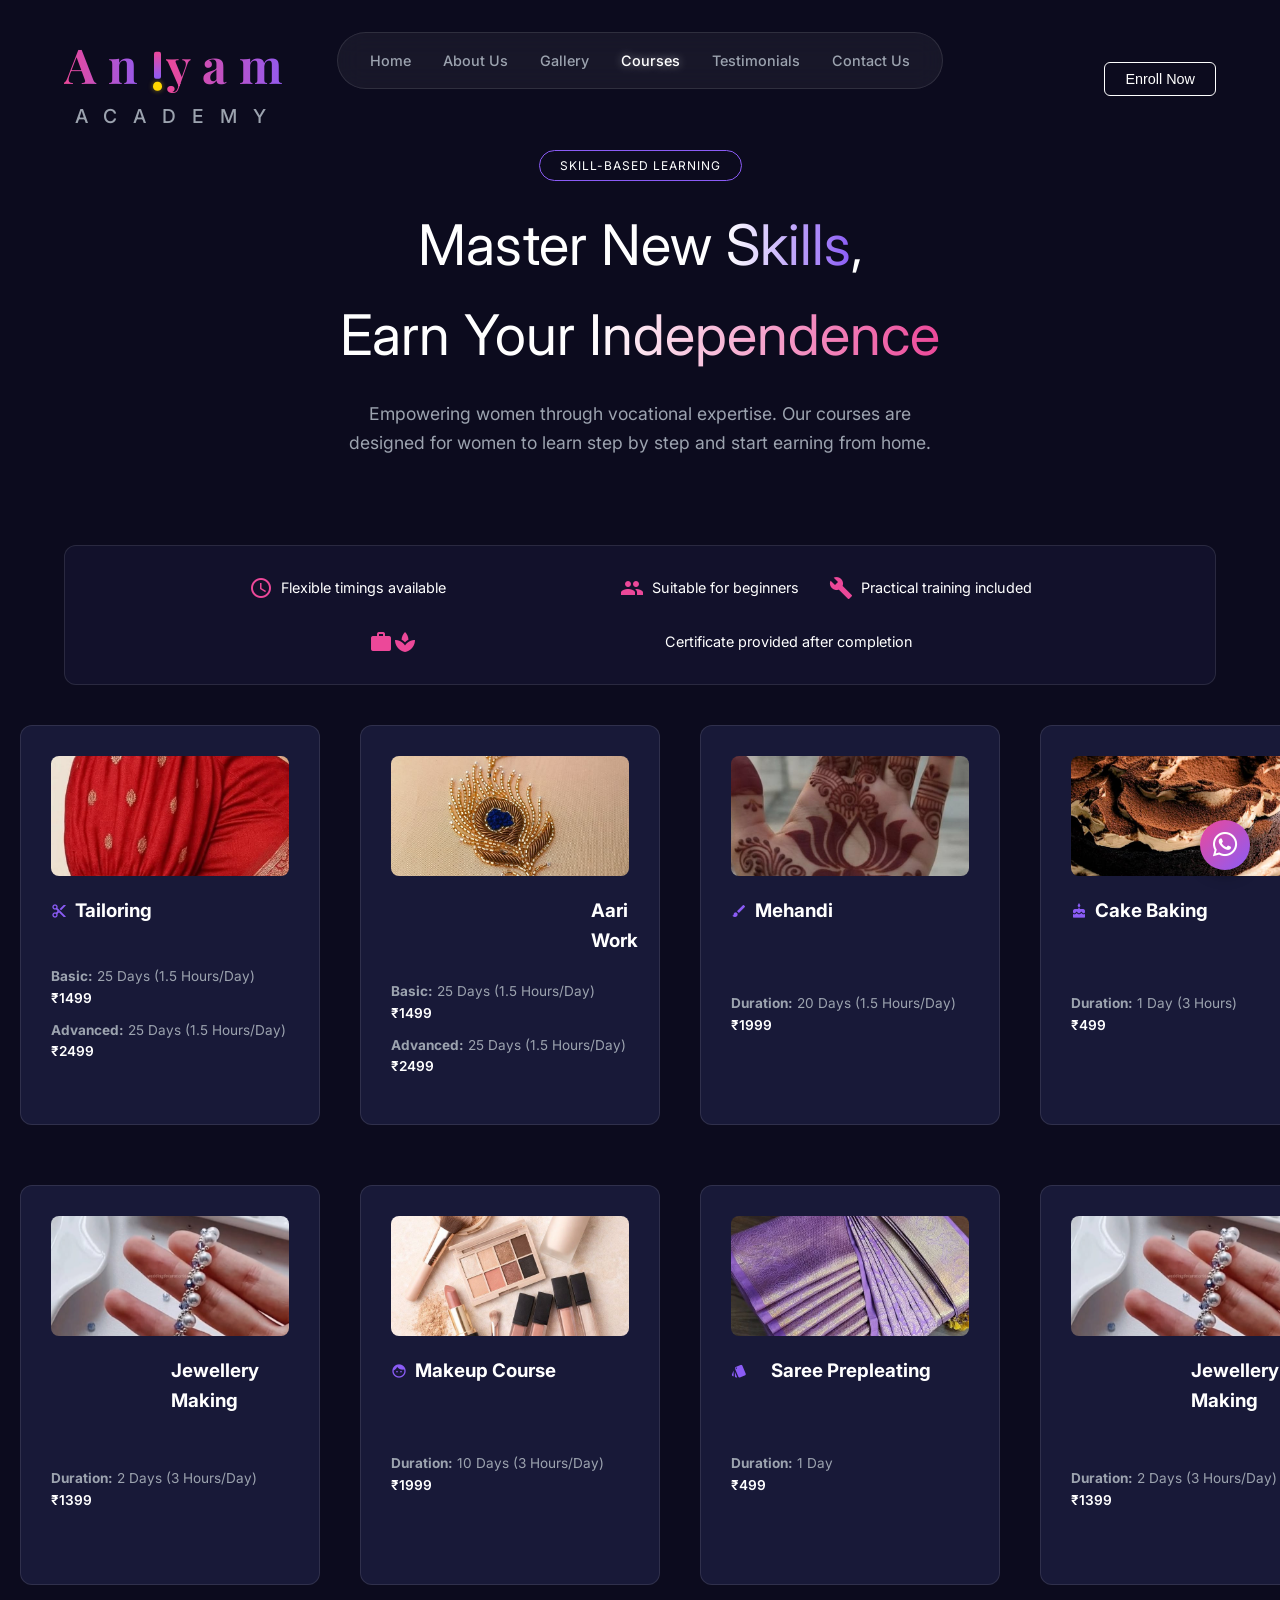
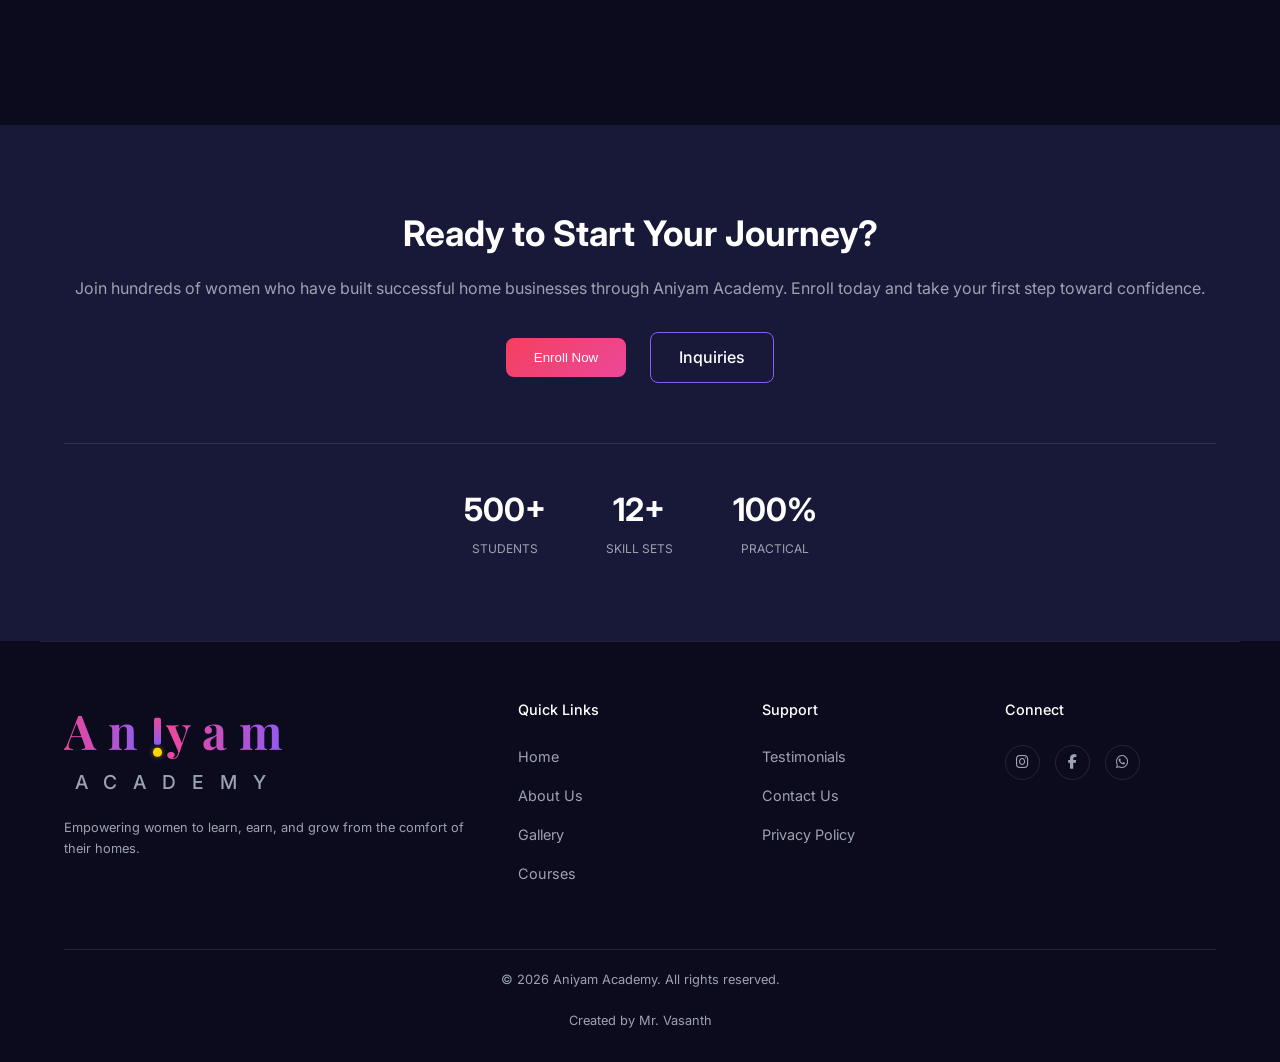
<file: courses.html>
<!DOCTYPE html>
<html lang="en">
<head>
    <meta charset="UTF-8">
    <meta name="viewport" content="width=device-width, initial-scale=1.0">
    <title>Our Courses - Tailoring, Baking & More | Aniyam Academy</title>
    <meta name="description" content="Explore practical, hands-on vocational courses including tailoring, aari work, and baking at Aniyam Academy in Madurai. Affordable fees and expert trainers.">
    <link rel="stylesheet" href="https://cdnjs.cloudflare.com/ajax/libs/font-awesome/6.4.0/css/all.min.css">
    <link rel="stylesheet" href="style.css">
    <link href="https://fonts.googleapis.com/icon?family=Material+Icons" rel="stylesheet">
    <style>
        .scroll-container {
            overflow: hidden;
            width: 100vw;
            position: relative;
            left: 50%;
            right: 50%;
            margin-left: -50vw;
            margin-right: -50vw;
            margin-bottom: 60px;
        }

        .scroll-row {
            display: flex;
            gap: 40px;
            width: max-content;
            padding: 0 20px;
        }

        .scroll-left-to-right {
            animation: scrollLR 30s linear infinite;
        }

        .scroll-right-to-left {
            animation: scrollRL 30s linear infinite;
        }

        @keyframes scrollLR {
            0% { transform: translateX(calc(-50% - 10px)); }
            100% { transform: translateX(0); }
        }

        @keyframes scrollRL {
            0% { transform: translateX(0); }
            100% { transform: translateX(calc(-50% - 10px)); }
        }

        .scroll-row:hover {
            animation-play-state: paused;
        }

        .course-card {
            width: 300px;
            height: 400px;
            background: var(--bg-card);
            border: 1px solid var(--glass-border);
            border-radius: 12px;
            padding: 30px;
            position: relative;
            display: flex;
            flex-direction: column;
            transition: all 0.3s;
        }

        .course-card:hover {
            transform: translateY(-5px);
            border-color: var(--accent-purple);
            box-shadow: 0 10px 20px rgba(139, 92, 246, 0.2);
        }

        .time-badge {
            position: absolute;
            top: 20px;
            right: 20px;
            background: rgba(139, 92, 246, 0.2);
            color: #a78bfa;
            padding: 4px 10px;
            border-radius: 20px;
            font-size: 0.7rem;
            font-weight: 600;
        }

        .card-img-placeholder {
            height: 120px;
            background: rgba(0,0,0,0.2);
            border-radius: 8px;
            display: flex;
            align-items: center;
            justify-content: center;
            color: var(--text-muted);
            font-size: 0.7rem;
            margin-bottom: 20px;
            border: 1px dashed var(--glass-border);
        }

        .card-bottom {
            margin-top: auto;
            display: flex;
            justify-content: space-between;
            align-items: center;
            border-top: 1px solid var(--glass-border);
            padding-top: 15px;
            font-size: 0.75rem;
            color: var(--accent-purple);
        }

        @media (max-width: 950px) and (min-width: 601px) {
            .scroll-container {
                overflow-x: auto;
                scroll-behavior: smooth;
                scroll-snap-type: x mandatory;
                width: 100%;
                margin-left: 0;
                margin-right: 0;
                left: auto;
                right: auto;
                scrollbar-width: none;
            }
            .scroll-container::-webkit-scrollbar { display: none; }
            .scroll-row {
                animation: none !important;
                width: max-content;
                padding: 0 10px;
            }
            .course-card {
                scroll-snap-align: center;
                width: calc(50vw - 30px);
                max-width: 350px;
            }
        }

        @media (max-width: 600px) {
            .scroll-container {
                overflow: visible;
                width: 100%;
                margin-left: 0;
                margin-right: 0;
                left: auto;
                right: auto;
            }
            .scroll-row {
                animation: none !important;
                flex-direction: column;
                flex-wrap: nowrap;
                gap: 20px;
                padding: 0;
                width: 100%;
            }
            .course-card {
                width: 85%;
                max-width: 320px;
                margin: 0 auto;
                height: 350px;
                padding: 15px;
            }
            .card-img-placeholder {
                height: 140px;
                margin-bottom: 15px;
            }
            .course-card h3 {
                font-size: 0.85rem;
                margin-bottom: 5px;
            }
            .course-card p {
                font-size: 0.7rem;
                margin-bottom: 10px;
            }
            .time-badge {
                font-size: 0.5rem;
                padding: 2px 6px;
                top: 10px;
                right: 10px;
            }
            .info-box-inner {
                flex-direction: column;
                align-items: flex-start !important;
                gap: 15px !important;
                margin: 0 auto;
            }
        }
    </style>
    <link rel="icon" href="data:image/svg+xml,<svg xmlns='http://www.w3.org/2000/svg' viewBox='0 0 100 100'><rect width='100' height='100' rx='20' fill='%23181938'/><text x='50%' y='75%' font-family='serif' font-size='80' font-weight='bold' fill='%23ec4899' text-anchor='middle'>A</text></svg>">
</head>
<body>

    <!-- Header Architecture -->
    <header class="global-header">
        <div class="logo-placeholder">
            <div class="custom-logo">
    <div class="custom-logo-top">
        <span class="cl-text">An</span>
        <span class="custom-i-container">
            <span class="custom-i-stem"></span>
            <span class="custom-i-dot"></span>
        </span>
        <span class="cl-text">yam</span>
    </div>
    <div class="custom-logo-bottom">Academy</div>
</div>
        </div>
        <button class="header-btn" onclick="window.open('https://forms.gle/bwNUmPQLCT2G4Umm7', '_blank')">Enroll Now</button>
    </header>

    <nav class="floating-nav">
        <a href="index.html" class="nav-link">Home</a>
        <a href="about.html" class="nav-link">About Us</a>
        <a href="gallery.html" class="nav-link">Gallery</a>
        <a href="courses.html" class="nav-link">Courses</a>
        <a href="testimonials.html" class="nav-link">Testimonials</a>
        <a href="contact.html" class="nav-link">Contact Us</a>
    </nav>

    <!-- Hero Section -->
    <section class="hero-bg px-container" style="padding-top: 150px; text-align: center;">
        <div class="container reveal">
            <span class="section-tag" style="padding: 5px 20px;">Skill-Based Learning</span>
            <h1 class="hero-title" style="margin-bottom: 20px;">Master New <span class="text-gradient">Skills</span>,<br>Earn Your <span class="text-gradient-pink">Independence</span></h1>
            <p class="hero-subtitle">Empowering women through vocational expertise. Our courses are designed for women to learn step by step and start earning from home.</p>
        </div>
    </section>

        <!-- Additional Info Block -->
    <section class="container reveal" style="padding-top: 0; padding-bottom: 40px;">
        <div style="background: rgba(24, 25, 56, 0.5); border: 1px solid var(--glass-border); border-radius: 12px; padding: 30px; display: flex; justify-content: center;">
            <div class="info-box-inner" style="display: flex; flex-wrap: wrap; gap: 30px; justify-content: center; align-items: center;">
                <div style="display: flex; align-items: center; gap: 8px; color: var(--text-main); font-size: 0.9rem;"><span class="material-icons" style="color: var(--accent-pink);">schedule</span> Flexible timings available</div>
                <div style="display: flex; align-items: center; gap: 8px; color: var(--text-main); font-size: 0.9rem;"><span class="material-icons" style="color: var(--accent-pink);">emoji_people</span> Suitable for beginners</div>
                <div style="display: flex; align-items: center; gap: 8px; color: var(--text-main); font-size: 0.9rem;"><span class="material-icons" style="color: var(--accent-pink);">build</span> Practical training included</div>
                <div style="display: flex; align-items: center; gap: 8px; color: var(--text-main); font-size: 0.9rem;"><span class="material-icons" style="color: var(--accent-pink);">workspace_premium</span> Certificate provided after completion</div>
            </div>
        </div>
    </section>

    <!-- Infinite Scroll Courses -->
    <section class="reveal" style="padding: 0 0 80px 0;">
        
        <!-- Row 1: Left to Right -->
        <div class="scroll-container">
            <div class="scroll-row scroll-left-to-right">

                <!-- Group 1 -->
                <div class="course-card">
                    <div class="card-img-placeholder" style="background-image: url('images/tailoring.jpg'); background-size: cover; background-position: center; border: none;" role="img" aria-label="Tailoring Course Student Work"></div>
                    <h3 style="margin-bottom: 10px; display: flex; align-items: center; gap: 8px;"><span class="material-icons" style="font-size: 1rem; color: var(--accent-purple);">content_cut</span> Tailoring</h3>
                    <div style="font-size: 0.85rem; color: var(--text-muted); flex-grow: 1; display: flex; flex-direction: column; justify-content: center; line-height: 1.6;">
                        <div style="margin-bottom: 10px;"><strong>Basic:</strong> 25 Days (1.5 Hours/Day)<br><span style="color: var(--text-main); font-weight: 600;">₹1499</span></div>
                        <div><strong>Advanced:</strong> 25 Days (1.5 Hours/Day)<br><span style="color: var(--text-main); font-weight: 600;">₹2499</span></div>
                    </div>
                </div>
                <div class="course-card">
                    <div class="card-img-placeholder" style="background-image: url('images/aariwork.jpg'); background-size: cover; background-position: center; border: none;" role="img" aria-label="Aari Embroidery Work"></div>
                    <h3 style="margin-bottom: 10px; display: flex; align-items: center; gap: 8px;"><span class="material-icons" style="font-size: 1rem; color: var(--accent-purple);">architecture</span> Aari Work</h3>
                    <div style="font-size: 0.85rem; color: var(--text-muted); flex-grow: 1; display: flex; flex-direction: column; justify-content: center; line-height: 1.6;">
                        <div style="margin-bottom: 10px;"><strong>Basic:</strong> 25 Days (1.5 Hours/Day)<br><span style="color: var(--text-main); font-weight: 600;">₹1499</span></div>
                        <div><strong>Advanced:</strong> 25 Days (1.5 Hours/Day)<br><span style="color: var(--text-main); font-weight: 600;">₹2499</span></div>
                    </div>
                </div>
                <div class="course-card">
                    <div class="card-img-placeholder" style="background-image: url('images/mehandi.jpg'); background-size: cover; background-position: center; border: none;" role="img" aria-label="Mehandi Art Course"></div>
                    <h3 style="margin-bottom: 10px; display: flex; align-items: center; gap: 8px;"><span class="material-icons" style="font-size: 1rem; color: var(--accent-purple);">brush</span> Mehandi</h3>
                    <div style="font-size: 0.85rem; color: var(--text-muted); flex-grow: 1; display: flex; flex-direction: column; justify-content: center; line-height: 1.6;">
                        <div><strong>Duration:</strong> 20 Days (1.5 Hours/Day)<br><span style="color: var(--text-main); font-weight: 600;">₹1999</span></div>
                    </div>
                </div>
                <div class="course-card">
                    <div class="card-img-placeholder" style="background-image: url('images/cake.jpg'); background-size: cover; background-position: center; border: none;" role="img" aria-label="Baking Course Student Work"></div>
                    <h3 style="margin-bottom: 10px; display: flex; align-items: center; gap: 8px;"><span class="material-icons" style="font-size: 1rem; color: var(--accent-purple);">cake</span> Cake Baking</h3>
                    <div style="font-size: 0.85rem; color: var(--text-muted); flex-grow: 1; display: flex; flex-direction: column; justify-content: center; line-height: 1.6;">
                        <div><strong>Duration:</strong> 1 Day (3 Hours)<br><span style="color: var(--text-main); font-weight: 600;">₹499</span></div>
                    </div>
                </div>

                <!-- Duplicated for infinite scroll -->

                <!-- Group 1 -->
                <div class="course-card">
                    <div class="card-img-placeholder" style="background-image: url('images/tailoring.jpg'); background-size: cover; background-position: center; border: none;" role="img" aria-label="Tailoring Course Student Work"></div>
                    <h3 style="margin-bottom: 10px; display: flex; align-items: center; gap: 8px;"><span class="material-icons" style="font-size: 1rem; color: var(--accent-purple);">content_cut</span> Tailoring</h3>
                    <div style="font-size: 0.85rem; color: var(--text-muted); flex-grow: 1; display: flex; flex-direction: column; justify-content: center; line-height: 1.6;">
                        <div style="margin-bottom: 10px;"><strong>Basic:</strong> 25 Days (1.5 Hours/Day)<br><span style="color: var(--text-main); font-weight: 600;">₹1499</span></div>
                        <div><strong>Advanced:</strong> 25 Days (1.5 Hours/Day)<br><span style="color: var(--text-main); font-weight: 600;">₹2499</span></div>
                    </div>
                </div>
                <div class="course-card">
                    <div class="card-img-placeholder" style="background-image: url('images/aariwork.jpg'); background-size: cover; background-position: center; border: none;" role="img" aria-label="Aari Embroidery Work"></div>
                    <h3 style="margin-bottom: 10px; display: flex; align-items: center; gap: 8px;"><span class="material-icons" style="font-size: 1rem; color: var(--accent-purple);">architecture</span> Aari Work</h3>
                    <div style="font-size: 0.85rem; color: var(--text-muted); flex-grow: 1; display: flex; flex-direction: column; justify-content: center; line-height: 1.6;">
                        <div style="margin-bottom: 10px;"><strong>Basic:</strong> 25 Days (1.5 Hours/Day)<br><span style="color: var(--text-main); font-weight: 600;">₹1499</span></div>
                        <div><strong>Advanced:</strong> 25 Days (1.5 Hours/Day)<br><span style="color: var(--text-main); font-weight: 600;">₹2499</span></div>
                    </div>
                </div>
                <div class="course-card">
                    <div class="card-img-placeholder" style="background-image: url('images/mehandi.jpg'); background-size: cover; background-position: center; border: none;" role="img" aria-label="Mehandi Art Course"></div>
                    <h3 style="margin-bottom: 10px; display: flex; align-items: center; gap: 8px;"><span class="material-icons" style="font-size: 1rem; color: var(--accent-purple);">brush</span> Mehandi</h3>
                    <div style="font-size: 0.85rem; color: var(--text-muted); flex-grow: 1; display: flex; flex-direction: column; justify-content: center; line-height: 1.6;">
                        <div><strong>Duration:</strong> 20 Days (1.5 Hours/Day)<br><span style="color: var(--text-main); font-weight: 600;">₹1999</span></div>
                    </div>
                </div>
                <div class="course-card">
                    <div class="card-img-placeholder" style="background-image: url('images/cake.jpg'); background-size: cover; background-position: center; border: none;" role="img" aria-label="Baking Course Student Work"></div>
                    <h3 style="margin-bottom: 10px; display: flex; align-items: center; gap: 8px;"><span class="material-icons" style="font-size: 1rem; color: var(--accent-purple);">cake</span> Cake Baking</h3>
                    <div style="font-size: 0.85rem; color: var(--text-muted); flex-grow: 1; display: flex; flex-direction: column; justify-content: center; line-height: 1.6;">
                        <div><strong>Duration:</strong> 1 Day (3 Hours)<br><span style="color: var(--text-main); font-weight: 600;">₹499</span></div>
                    </div>
                </div>

            </div>
        </div>

        <!-- Row 2: Right to Left -->
        <div class="scroll-container">
            <div class="scroll-row scroll-right-to-left">

                <!-- Group -->
                <div class="course-card">
                    <div class="card-img-placeholder" style="background-image: url('images/jewellery.jpg'); background-size: cover; background-position: center; border: none;" role="img" aria-label="Jewellery Making Course"></div>
                    <h3 style="margin-bottom: 10px; display: flex; align-items: center; gap: 8px;"><span class="material-icons" style="font-size: 1rem; color: var(--accent-purple);">diamond</span> Jewellery Making</h3>
                    <div style="font-size: 0.85rem; color: var(--text-muted); flex-grow: 1; display: flex; flex-direction: column; justify-content: center; line-height: 1.6;">
                        <div><strong>Duration:</strong> 2 Days (3 Hours/Day)<br><span style="color: var(--text-main); font-weight: 600;">₹1399</span></div>
                    </div>
                </div>
                <div class="course-card">
                    <div class="card-img-placeholder" style="background-image: url('images/makeup.jpg'); background-size: cover; background-position: center; border: none;" role="img" aria-label="Makeup Artistry Course"></div>
                    <h3 style="margin-bottom: 10px; display: flex; align-items: center; gap: 8px;"><span class="material-icons" style="font-size: 1rem; color: var(--accent-purple);">face</span> Makeup Course</h3>
                    <div style="font-size: 0.85rem; color: var(--text-muted); flex-grow: 1; display: flex; flex-direction: column; justify-content: center; line-height: 1.6;">
                        <div><strong>Duration:</strong> 10 Days (3 Hours/Day)<br><span style="color: var(--text-main); font-weight: 600;">₹1999</span></div>
                    </div>
                </div>
                <div class="course-card">
                    <div class="card-img-placeholder" style="background-image: url('images/preplantsaree.jpg'); background-size: cover; background-position: center; border: none;" role="img" aria-label="Pre-pleating Saree Course"></div>
                    <h3 style="margin-bottom: 10px; display: flex; align-items: center; gap: 8px;"><span class="material-icons" style="font-size: 1rem; color: var(--accent-purple);">styler</span> Saree Prepleating</h3>
                    <div style="font-size: 0.85rem; color: var(--text-muted); flex-grow: 1; display: flex; flex-direction: column; justify-content: center; line-height: 1.6;">
                        <div><strong>Duration:</strong> 1 Day<br><span style="color: var(--text-main); font-weight: 600;">₹499</span></div>
                    </div>
                </div>

                <!-- Duplicated for infinite scroll 1 -->

                <!-- Group -->
                <div class="course-card">
                    <div class="card-img-placeholder" style="background-image: url('images/jewellery.jpg'); background-size: cover; background-position: center; border: none;" role="img" aria-label="Jewellery Making Course"></div>
                    <h3 style="margin-bottom: 10px; display: flex; align-items: center; gap: 8px;"><span class="material-icons" style="font-size: 1rem; color: var(--accent-purple);">diamond</span> Jewellery Making</h3>
                    <div style="font-size: 0.85rem; color: var(--text-muted); flex-grow: 1; display: flex; flex-direction: column; justify-content: center; line-height: 1.6;">
                        <div><strong>Duration:</strong> 2 Days (3 Hours/Day)<br><span style="color: var(--text-main); font-weight: 600;">₹1399</span></div>
                    </div>
                </div>
                <div class="course-card">
                    <div class="card-img-placeholder" style="background-image: url('images/makeup.jpg'); background-size: cover; background-position: center; border: none;" role="img" aria-label="Makeup Artistry Course"></div>
                    <h3 style="margin-bottom: 10px; display: flex; align-items: center; gap: 8px;"><span class="material-icons" style="font-size: 1rem; color: var(--accent-purple);">face</span> Makeup Course</h3>
                    <div style="font-size: 0.85rem; color: var(--text-muted); flex-grow: 1; display: flex; flex-direction: column; justify-content: center; line-height: 1.6;">
                        <div><strong>Duration:</strong> 10 Days (3 Hours/Day)<br><span style="color: var(--text-main); font-weight: 600;">₹1999</span></div>
                    </div>
                </div>
                <div class="course-card">
                    <div class="card-img-placeholder" style="background-image: url('images/preplantsaree.jpg'); background-size: cover; background-position: center; border: none;" role="img" aria-label="Pre-pleating Saree Course"></div>
                    <h3 style="margin-bottom: 10px; display: flex; align-items: center; gap: 8px;"><span class="material-icons" style="font-size: 1rem; color: var(--accent-purple);">styler</span> Saree Prepleating</h3>
                    <div style="font-size: 0.85rem; color: var(--text-muted); flex-grow: 1; display: flex; flex-direction: column; justify-content: center; line-height: 1.6;">
                        <div><strong>Duration:</strong> 1 Day<br><span style="color: var(--text-main); font-weight: 600;">₹499</span></div>
                    </div>
                </div>

                <!-- Duplicated for infinite scroll 2 to bridge gap due to 3 items -->

                <!-- Group -->
                <div class="course-card">
                    <div class="card-img-placeholder" style="background-image: url('images/jewellery.jpg'); background-size: cover; background-position: center; border: none;" role="img" aria-label="Jewellery Making Course"></div>
                    <h3 style="margin-bottom: 10px; display: flex; align-items: center; gap: 8px;"><span class="material-icons" style="font-size: 1rem; color: var(--accent-purple);">diamond</span> Jewellery Making</h3>
                    <div style="font-size: 0.85rem; color: var(--text-muted); flex-grow: 1; display: flex; flex-direction: column; justify-content: center; line-height: 1.6;">
                        <div><strong>Duration:</strong> 2 Days (3 Hours/Day)<br><span style="color: var(--text-main); font-weight: 600;">₹1399</span></div>
                    </div>
                </div>
                <div class="course-card">
                    <div class="card-img-placeholder" style="background-image: url('images/makeup.jpg'); background-size: cover; background-position: center; border: none;" role="img" aria-label="Makeup Artistry Course"></div>
                    <h3 style="margin-bottom: 10px; display: flex; align-items: center; gap: 8px;"><span class="material-icons" style="font-size: 1rem; color: var(--accent-purple);">face</span> Makeup Course</h3>
                    <div style="font-size: 0.85rem; color: var(--text-muted); flex-grow: 1; display: flex; flex-direction: column; justify-content: center; line-height: 1.6;">
                        <div><strong>Duration:</strong> 10 Days (3 Hours/Day)<br><span style="color: var(--text-main); font-weight: 600;">₹1999</span></div>
                    </div>
                </div>
                <div class="course-card">
                    <div class="card-img-placeholder" style="background-image: url('images/preplantsaree.jpg'); background-size: cover; background-position: center; border: none;" role="img" aria-label="Pre-pleating Saree Course"></div>
                    <h3 style="margin-bottom: 10px; display: flex; align-items: center; gap: 8px;"><span class="material-icons" style="font-size: 1rem; color: var(--accent-purple);">styler</span> Saree Prepleating</h3>
                    <div style="font-size: 0.85rem; color: var(--text-muted); flex-grow: 1; display: flex; flex-direction: column; justify-content: center; line-height: 1.6;">
                        <div><strong>Duration:</strong> 1 Day<br><span style="color: var(--text-main); font-weight: 600;">₹499</span></div>
                    </div>
                </div>

            </div>
        </div>

        <div id="mobile-load-more" style="display: none; text-align: center; margin-top: 30px;">
            <button class="btn-secondary" id="loadMoreBtn" style="width: 80%;">Load More Courses</button>
        </div>

        <div id="tablet-slider-controls" style="display: none; justify-content: center; gap: 20px; margin-top: 20px;">
            <button class="btn-secondary" id="slideLeftBtn" style="padding: 10px; border-radius: 50%; display: flex; align-items: center; justify-content: center;"><span class="material-icons">arrow_back</span></button>
            <button class="btn-secondary" id="slideRightBtn" style="padding: 10px; border-radius: 50%; display: flex; align-items: center; justify-content: center;"><span class="material-icons">arrow_forward</span></button>
        </div>
        
        <script>
            document.addEventListener('DOMContentLoaded', () => {
                if (window.innerWidth <= 950 && window.innerWidth > 600) {
                    const scrollRows = document.querySelectorAll('.scroll-row');
                    scrollRows.forEach((row, index) => {
                        const cards = Array.from(row.querySelectorAll('.course-card'));
                        const uniqueCount = (index === 0) ? 4 : 3;
                        cards.slice(uniqueCount).forEach(c => c.style.display = 'none');
                    });
                    
                    const controls = document.getElementById('tablet-slider-controls');
                    if(controls) controls.style.display = 'flex';
                    
                    const containers = document.querySelectorAll('.scroll-container');
                    document.getElementById('slideLeftBtn').addEventListener('click', () => {
                        containers.forEach(c => c.scrollBy({ left: -320, behavior: 'smooth' }));
                    });
                    document.getElementById('slideRightBtn').addEventListener('click', () => {
                        containers.forEach(c => c.scrollBy({ left: 320, behavior: 'smooth' }));
                    });
                } else if (window.innerWidth <= 600) {
                    const scrollRows = document.querySelectorAll('.scroll-row');
                    const uniqueCards = [];
                    // Extract unique cards correctly (Row 1 has 4, Row 2 has 3)
                    scrollRows.forEach((row, index) => {
                        const cards = Array.from(row.querySelectorAll('.course-card'));
                        const uniqueCount = (index === 0) ? 4 : 3;
                        uniqueCards.push(...cards.slice(0, uniqueCount));
                        // Hide duplicates entirely
                        cards.slice(uniqueCount).forEach(c => c.style.display = 'none');
                    });
                    
                    // Hide anything beyond first 4 unique cards
                    for(let i = 4; i < uniqueCards.length; i++) {
                        uniqueCards[i].style.display = 'none';
                    }
                    
                    const loadMoreContainer = document.getElementById('mobile-load-more');
                    const loadMoreBtn = document.getElementById('loadMoreBtn');
                    
                    if(uniqueCards.length > 4) {
                        loadMoreContainer.style.display = 'block';
                    }
                    
                    loadMoreBtn.addEventListener('click', () => {
                        for(let i = 4; i < uniqueCards.length; i++) {
                            uniqueCards[i].style.display = 'flex';
                        }
                        loadMoreContainer.style.display = 'none';
                    });
                }
            });
        </script>
    </section>

    <!-- Base CTA Footer area -->
    <div style="background: var(--bg-card); padding: 80px 0;">
        <div class="container reveal" style="text-align: center;">
            <h2 style="font-size: 2.2rem; margin-bottom: 15px;">Ready to Start Your Journey?</h2>
            <p style="color: var(--text-muted); margin-bottom: 30px;">Join hundreds of women who have built successful home businesses through Aniyam Academy. Enroll today and take your first step toward confidence.</p>
            <div class="flex-center" style="margin-bottom: 60px;">
                <button class="btn-primary" onclick="window.open('https://forms.gle/bwNUmPQLCT2G4Umm7', '_blank')">Enroll Now</button>
                <a href="https://wa.me/917339692434" target="_blank" class="btn-secondary" style="text-decoration: none;">Inquiries</a>
            </div>
            
            <div style="display: flex; justify-content: center; gap: 60px; border-top: 1px solid var(--glass-border); padding-top: 40px;">
                <div>
                    <strong style="font-size: 2rem; display: block;">500+</strong>
                    <span style="font-size: 0.75rem; color: var(--text-muted);">STUDENTS</span>
                </div>
                <div>
                    <strong style="font-size: 2rem; display: block;">12+</strong>
                    <span style="font-size: 0.75rem; color: var(--text-muted);">SKILL SETS</span>
                </div>
                <div>
                    <strong style="font-size: 2rem; display: block;">100%</strong>
                    <span style="font-size: 0.75rem; color: var(--text-muted);">PRACTICAL</span>
                </div>
            </div>
        </div>
    </div>

    <!-- Footer -->
    <footer class="container">
        <div class="footer-grid">
            <div class="footer-logo">
                <div class="logo-placeholder" style="color: var(--accent-purple);">
                    <div class="custom-logo">
    <div class="custom-logo-top">
        <span class="cl-text">An</span>
        <span class="custom-i-container">
            <span class="custom-i-stem"></span>
            <span class="custom-i-dot"></span>
        </span>
        <span class="cl-text">yam</span>
    </div>
    <div class="custom-logo-bottom">Academy</div>
</div>
                </div>
                <p style="color: var(--text-muted); font-size: 0.8rem; margin-top: 10px;">Empowering women to learn, earn, and grow from the comfort of their homes.</p>
            </div>
            <div class="footer-col">
                <h4>Quick Links</h4>
                <ul>
                    <li><a href="index.html">Home</a></li>
                    <li><a href="about.html">About Us</a></li>
                    <li><a href="gallery.html">Gallery</a></li>
                    <li><a href="courses.html">Courses</a></li>
                </ul>
            </div>
            <div class="footer-col">
                <h4>Support</h4>
                <ul>
                    <li><a href="testimonials.html">Testimonials</a></li>
                    <li><a href="contact.html">Contact Us</a></li>
                    <li><a href="#">Privacy Policy</a></li>
                </ul>
            </div>
            <div class="footer-col">
                <h4>Connect</h4>
                <div class="social-icons">
                    <a href="#" class="social-icon"><span class="material-icons" style="font-size: 1rem;">camera_alt</span></a>
                    <a href="#" class="social-icon"><span class="material-icons" style="font-size: 1rem;">play_arrow</span></a>
                    <a href="#" class="social-icon"><span class="material-icons" style="font-size: 1rem;">thumb_up</span></a>
                </div>
            </div>
        </div>
        <div class="footer-bottom">
            &copy; 2026 Aniyam Academy. All rights reserved. <br><br>
            Created by Mr. Vasanth
        </div>
    </footer>

    <script src="script.js"></script>
</body>
</html>
</file>
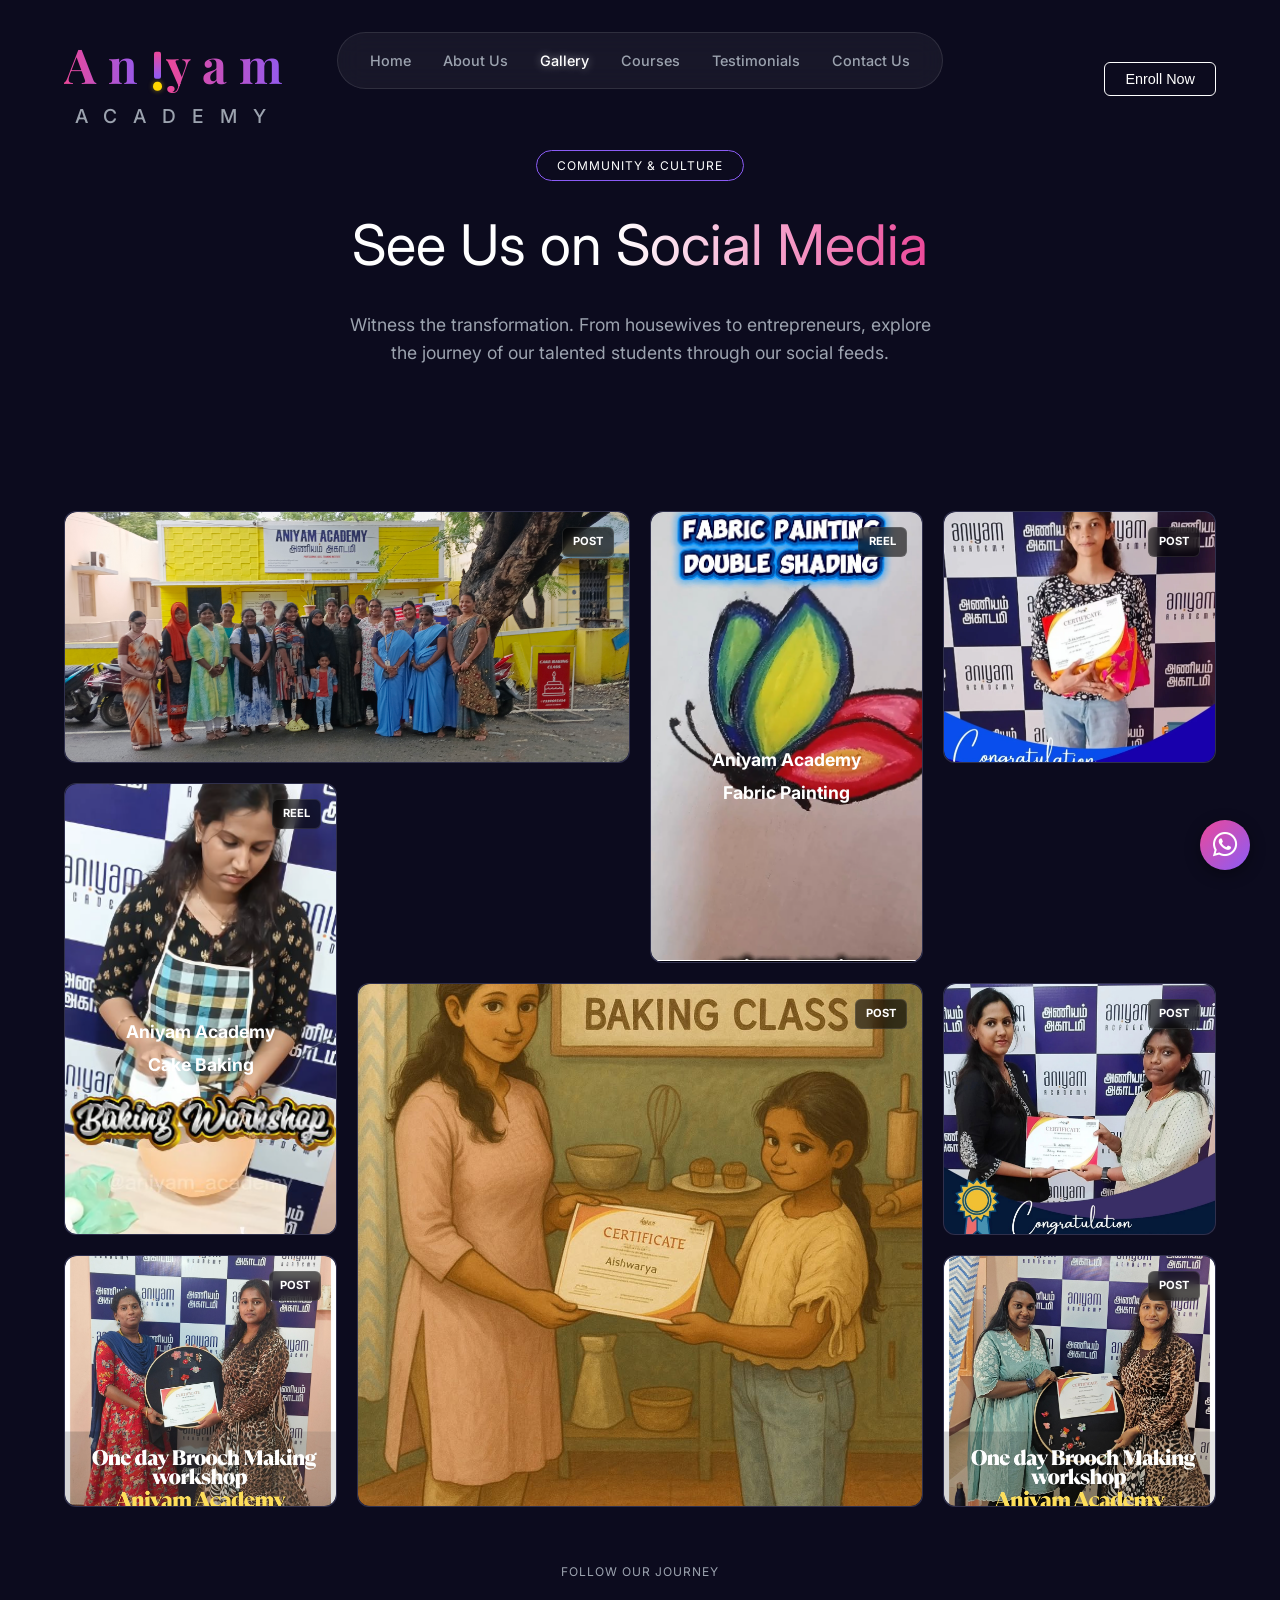
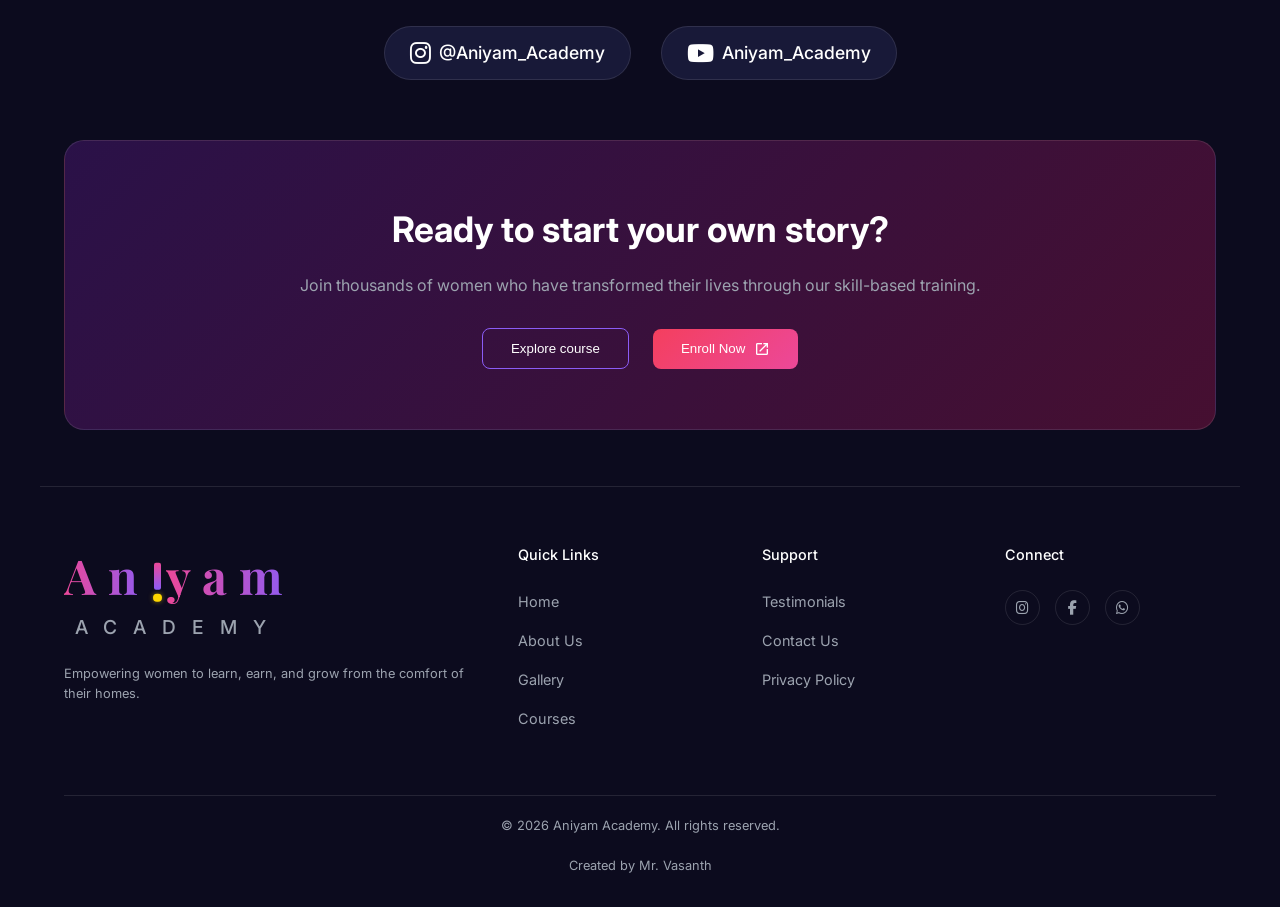
<file: gallery.html>
<!DOCTYPE html>
<html lang="en">
<head>
    <meta charset="UTF-8">
    <meta name="viewport" content="width=device-width, initial-scale=1.0">
    <title>Gallery - Aniyam Academy Community & Student Work</title>
    <meta name="description" content="View the amazing work, events, and journey of our talented students at Aniyam Academy. See our community in action!">
    <link rel="stylesheet" href="https://cdnjs.cloudflare.com/ajax/libs/font-awesome/6.4.0/css/all.min.css">
    <link rel="stylesheet" href="style.css">
    <link href="https://fonts.googleapis.com/icon?family=Material+Icons" rel="stylesheet">
    <style>
        .gallery-grid {
            display: grid;
            grid-template-columns: repeat(4, 1fr);
            gap: 20px;
            margin-bottom: 50px;
        }
        
        .gallery-item {
            border-radius: 12px;
            overflow: hidden;
            position: relative;
            background: var(--bg-card);
            border: 1px solid var(--glass-border);
            transition: all 0.3s;
        }

        .gallery-item:hover {
            transform: translateY(-5px);
            border-color: var(--accent-purple);
            box-shadow: 0 10px 30px rgba(139, 92, 246, 0.2);
        }

        .item-wide {
            grid-column: span 2;
        }

        .item-tall {
            grid-row: span 2;
        }

        .item-large {
            grid-column: span 2;
            grid-row: span 2;
        }

        .type-badge {
            position: absolute;
            top: 15px;
            right: 15px;
            background: rgba(0, 0, 0, 0.6);
            backdrop-filter: blur(5px);
            padding: 5px 10px;
            border-radius: 6px;
            font-size: 0.7rem;
            font-weight: bold;
            color: white;
            z-index: 10;
            border: 1px solid rgba(255,255,255,0.1);
        }

        .gallery-caption {
            padding: 15px;
        }

        .social-link-styled {
            display: inline-flex;
            align-items: center;
            gap: 10px;
            color: var(--text-main);
            text-decoration: none;
            padding: 12px 25px;
            border-radius: 30px;
            background: var(--bg-card);
            border: 1px solid var(--glass-border);
            transition: all 0.3s;
            font-weight: 500;
        }

        .social-link-styled:hover {
            background: var(--accent-purple);
            color: white;
            transform: translateY(-3px);
        }

        @media (max-width: 900px) {
            .gallery-grid { grid-template-columns: repeat(2, 1fr); }
        }

        @media (max-width: 600px) {
            .gallery-grid { grid-template-columns: 1fr; }
            .item-wide, .item-tall, .item-large {
                grid-column: span 1;
                grid-row: span 1;
            }
        }

        .insta-caption {
            opacity: 0;
            transform: translateY(15px);
            transition: all 0.3s ease;
        }
        .custom-reel:hover .insta-caption {
            opacity: 1;
            transform: translateY(0);
        }
        .custom-reel:hover .material-icons {
            transform: scale(1.1);
            transition: all 0.3s ease;
        }
        .custom-reel .material-icons {
            transition: all 0.3s ease;
        }
    </style>
    <link rel="icon" href="data:image/svg+xml,<svg xmlns='http://www.w3.org/2000/svg' viewBox='0 0 100 100'><rect width='100' height='100' rx='20' fill='%23181938'/><text x='50%' y='75%' font-family='serif' font-size='80' font-weight='bold' fill='%23ec4899' text-anchor='middle'>A</text></svg>">
</head>
<body>

    <!-- Header Architecture -->
    <header class="global-header">
        <div class="logo-placeholder">
            <div class="custom-logo">
    <div class="custom-logo-top">
        <span class="cl-text">An</span>
        <span class="custom-i-container">
            <span class="custom-i-stem"></span>
            <span class="custom-i-dot"></span>
        </span>
        <span class="cl-text">yam</span>
    </div>
    <div class="custom-logo-bottom">Academy</div>
</div>
        </div>
        <button class="header-btn" onclick="window.open('https://forms.gle/bwNUmPQLCT2G4Umm7', '_blank')">Enroll Now</button>
    </header>

    <nav class="floating-nav">
        <a href="index.html" class="nav-link">Home</a>
        <a href="about.html" class="nav-link">About Us</a>
        <a href="gallery.html" class="nav-link">Gallery</a>
        <a href="courses.html" class="nav-link">Courses</a>
        <a href="testimonials.html" class="nav-link">Testimonials</a>
        <a href="contact.html" class="nav-link">Contact Us</a>
    </nav>

    <!-- Hero Section -->
    <section class="hero-bg px-container" style="padding-top: 150px; text-align: center;">
        <div class="container reveal">
            <span class="section-tag" style="padding: 5px 20px;">Community & Culture</span>
            <h1 class="hero-title" style="margin-bottom: 20px;">See Us on <span class="text-gradient-pink">Social Media</span></h1>
            <p class="hero-subtitle">Witness the transformation. From housewives to entrepreneurs, explore the journey of our talented students through our social feeds.</p>
        </div>
    </section>

    <!-- Masonry Gallery Section -->
    <section class="container reveal">
        <div class="gallery-grid">
            
            <div class="gallery-item item-wide">
                <span class="type-badge">POST</span>
                <div class="img-placeholder" style="height: 250px; background-image: url('images/gallery1.jpg'); background-size: cover; background-position: center; border: none;" role="img" aria-label="Aniyam Academy Student Work Gallery"></div>
            </div>

            <a href="https://www.instagram.com/reel/DVN8ecXkd2u/" target="_blank" class="gallery-item item-tall custom-reel" style="display: block; text-decoration: none; color: inherit; cursor: pointer; position: relative;">
                <span class="type-badge">REEL</span>
                <div style="height: 450px; background-image: url('images/reel1.png'); background-size: cover; background-position: center; border-radius: 12px; display: flex; flex-direction: column; align-items: center; justify-content: center; color: white;" role="img" aria-label="Reel1">
                    <span class="material-icons" style="font-size: 4rem; color: white; margin-bottom: 15px;">play_circle</span>
                    <div>
                        <span style="font-size: 1.1rem; font-weight: bold; text-align: center; padding: 0 10px; margin-bottom: 5px; display: block;">Aniyam Academy</span>
                        <span style="font-size: 1.1rem; font-weight: bold; text-align: center; padding: 0 10px; display: block;">Fabric Painting</span>
                    </div>
                </div>
                <div class="insta-caption" style="position: absolute; bottom: 0; left: 0; right: 0; padding: 20px; background: linear-gradient(to top, rgba(0,0,0,0.8), transparent); border-bottom-left-radius: 12px; border-bottom-right-radius: 12px; display: flex; flex-direction: column; gap: 8px;">
                    <div style="display: flex; align-items: center; gap: 10px;">
                        <span class="material-icons" style="font-size: 1.2rem; color: white;">account_circle</span>
                        <span style="font-size: 0.9rem; font-weight: bold; color: white;">aniyam_academy</span>
                    </div>
                    <p style="font-size: 0.8rem; color: rgba(255,255,255,0.9); margin: 0; line-height: 1.4;">Watch our students master the art of Fabric Painting! 🎨✨</p>
                </div>
            </a>

            <div class="gallery-item">
                <span class="type-badge">POST</span>
                <div class="img-placeholder" style="height: 250px; background-image: url('images/galery2.webp'); background-size: cover; background-position: center; border: none;" role="img" aria-label="Galery2"></div>
            </div>

            <a href="https://www.instagram.com/reel/DSRq-wfD-8N/" target="_blank" class="gallery-item item-tall custom-reel" style="display: block; text-decoration: none; color: inherit; cursor: pointer; position: relative;">
                <span class="type-badge">REEL</span>
                <div style="height: 450px; background-image: url('images/reel2.png'); background-size: cover; background-position: center; border-radius: 12px; display: flex; flex-direction: column; align-items: center; justify-content: center; color: white;" role="img" aria-label="Reel2">
                    <span class="material-icons" style="font-size: 4rem; color: white; margin-bottom: 15px;">play_circle</span>
                    <div>
                        <span style="font-size: 1.1rem; font-weight: bold; text-align: center; padding: 0 10px; margin-bottom: 5px; display: block;">Aniyam Academy</span>
                        <span style="font-size: 1.1rem; font-weight: bold; text-align: center; padding: 0 10px; display: block;">Cake Baking</span>
                    </div>
                </div>
                <div class="insta-caption" style="position: absolute; bottom: 0; left: 0; right: 0; padding: 20px; background: linear-gradient(to top, rgba(0,0,0,0.8), transparent); border-bottom-left-radius: 12px; border-bottom-right-radius: 12px; display: flex; flex-direction: column; gap: 8px;">
                    <div style="display: flex; align-items: center; gap: 10px;">
                        <span class="material-icons" style="font-size: 1.2rem; color: white;">account_circle</span>
                        <span style="font-size: 0.9rem; font-weight: bold; color: white;">aniyam_academy</span>
                    </div>
                    <p style="font-size: 0.8rem; color: rgba(255,255,255,0.9); margin: 0; line-height: 1.4;">Learn professional Cake Baking techniques! 🎂✨</p>
                </div>
            </a>

            <div class="gallery-item item-large">
                <span class="type-badge">POST</span>
                <div class="img-placeholder" style="height: 100%; min-height: 520px; background-image: url('images/gallery3.jpg'); background-size: cover; background-position: center; border: none;" role="img" aria-label="Aniyam Academy Student Work Gallery"></div>
            </div>

            <div class="gallery-item">
                <span class="type-badge">POST</span>
                <div class="img-placeholder" style="height: 250px; background-image: url('images/gallery4.jpg'); background-size: cover; background-position: center; border: none;" role="img" aria-label="Aniyam Academy Student Work Gallery"></div>
            </div>

            <div class="gallery-item">
                <span class="type-badge">POST</span>
                <div class="img-placeholder" style="height: 250px; background-image: url('images/gallery5.jpg'); background-size: cover; background-position: center; border: none;" role="img" aria-label="Aniyam Academy Student Work Gallery"></div>
            </div>

            <div class="gallery-item">
                <span class="type-badge">POST</span>
                <div class="img-placeholder" style="height: 250px; background-image: url('images/gallery6.jpg'); background-size: cover; background-position: center; border: none;" role="img" aria-label="Aniyam Academy Student Work Gallery"></div>
            </div>

        </div>

        <div class="follow-banner reveal" style="margin-bottom: 60px;">
            <span class="section-tag" style="border: none; color: var(--text-muted);">FOLLOW OUR JOURNEY</span>
            <div class="social-links-container" style="margin-top: 20px; display: flex; justify-content: center; gap: 30px;">
                <a href="https://www.instagram.com/aniyam_academy/?hl=en" target="_blank" class="social-link-styled" style="display: flex; align-items: center; gap: 8px;">
                    <i class="fab fa-instagram" style="font-size: 1.5rem; color: #ffffff;"></i> <span style="font-size: 1.1rem;">@Aniyam_Academy</span>
                </a>
                <a href="https://www.youtube.com/@aniyam_academy" target="_blank" class="social-link-styled" style="display: flex; align-items: center; gap: 8px;">
                    <i class="fab fa-youtube" style="font-size: 1.5rem; color: #ffffff;"></i> <span style="font-size: 1.1rem;">Aniyam_Academy</span>
                </a>
            </div>
        </div>

        <!-- Custom Dark Gradient CTA -->
        <div class="reveal" style="background: linear-gradient(135deg, rgba(88, 28, 135, 0.4) 0%, rgba(157, 23, 77, 0.4) 100%); border: 1px solid var(--glass-border); border-radius: 20px; padding: 60px 40px; text-align: center;">
            <h2 style="font-size: 2.2rem; margin-bottom: 15px;">Ready to start your own story?</h2>
            <p style="color: var(--text-muted); margin-bottom: 30px;">Join thousands of women who have transformed their lives through our skill-based training.</p>
            <div class="flex-center">
                <button class="btn-secondary" onclick="window.location.href='courses.html'">Explore course</button>
                <button class="btn-primary" onclick="window.open('https://forms.gle/bwNUmPQLCT2G4Umm7', '_blank')">Enroll Now <span class="material-icons" style="font-size: 1rem; vertical-align: middle; margin-left: 5px;">open_in_new</span></button>
            </div>
        </div>
    </section>

    <!-- Footer -->
    <footer class="container">
        <!-- Exactly the same footer -->
        <div class="footer-grid">
            <div class="footer-logo">
                <div class="logo-placeholder" style="color: var(--accent-purple);">
                    <div class="custom-logo">
    <div class="custom-logo-top">
        <span class="cl-text">An</span>
        <span class="custom-i-container">
            <span class="custom-i-stem"></span>
            <span class="custom-i-dot"></span>
        </span>
        <span class="cl-text">yam</span>
    </div>
    <div class="custom-logo-bottom">Academy</div>
</div>
                </div>
                <p style="color: var(--text-muted); font-size: 0.8rem; margin-top: 10px;">Empowering women to learn, earn, and grow from the comfort of their homes.</p>
            </div>
            <div class="footer-col">
                <h4>Quick Links</h4>
                <ul>
                    <li><a href="index.html">Home</a></li>
                    <li><a href="about.html">About Us</a></li>
                    <li><a href="gallery.html">Gallery</a></li>
                    <li><a href="courses.html">Courses</a></li>
                </ul>
            </div>
            <div class="footer-col">
                <h4>Support</h4>
                <ul>
                    <li><a href="testimonials.html">Testimonials</a></li>
                    <li><a href="contact.html">Contact Us</a></li>
                    <li><a href="#">Privacy Policy</a></li>
                </ul>
            </div>
            <div class="footer-col">
                <h4>Connect</h4>
                <div class="social-icons">
                    <a href="#" class="social-icon"><span class="material-icons" style="font-size: 1rem;">camera_alt</span></a>
                    <a href="#" class="social-icon"><span class="material-icons" style="font-size: 1rem;">play_arrow</span></a>
                    <a href="#" class="social-icon"><span class="material-icons" style="font-size: 1rem;">thumb_up</span></a>
                </div>
            </div>
        </div>
        <div class="footer-bottom">
            &copy; 2026 Aniyam Academy. All rights reserved. <br><br>
            Created by Mr. Vasanth
        </div>
    </footer>

    <script src="script.js"></script>
</body>
</html>
</file>
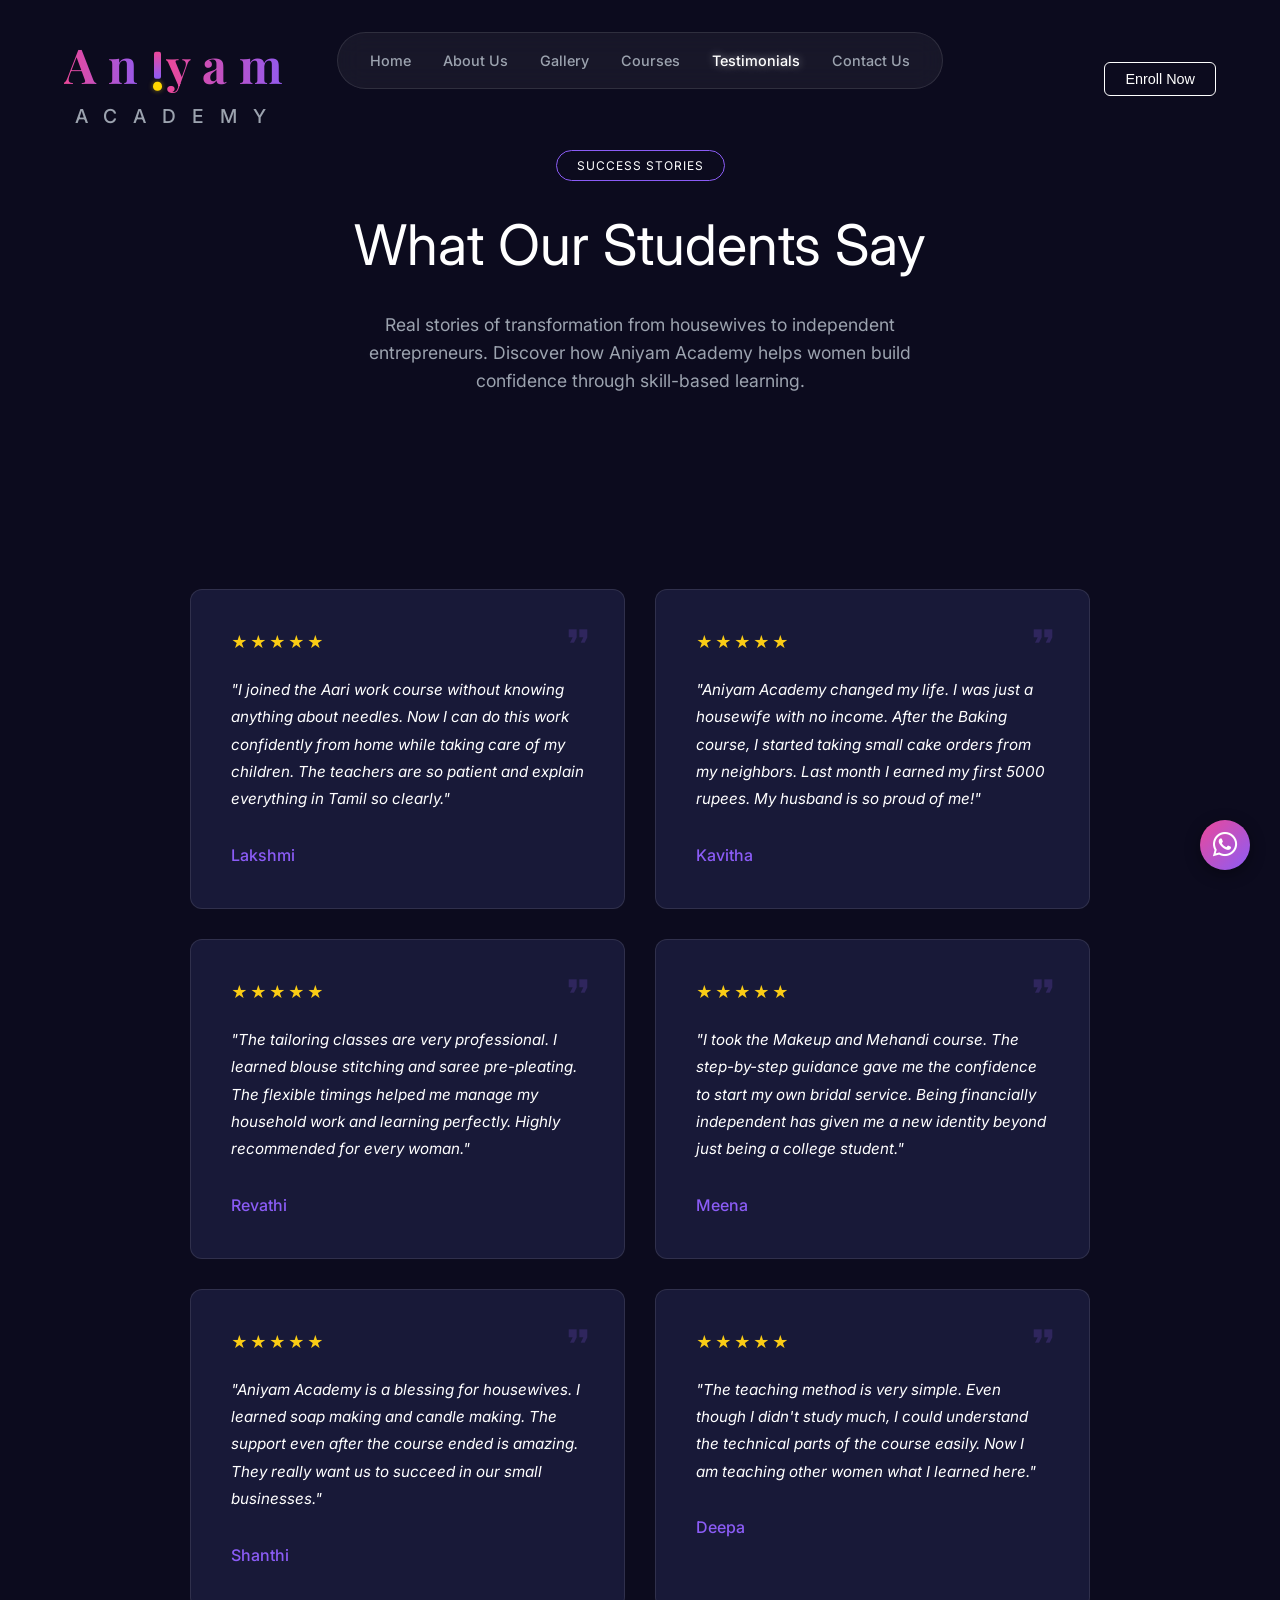
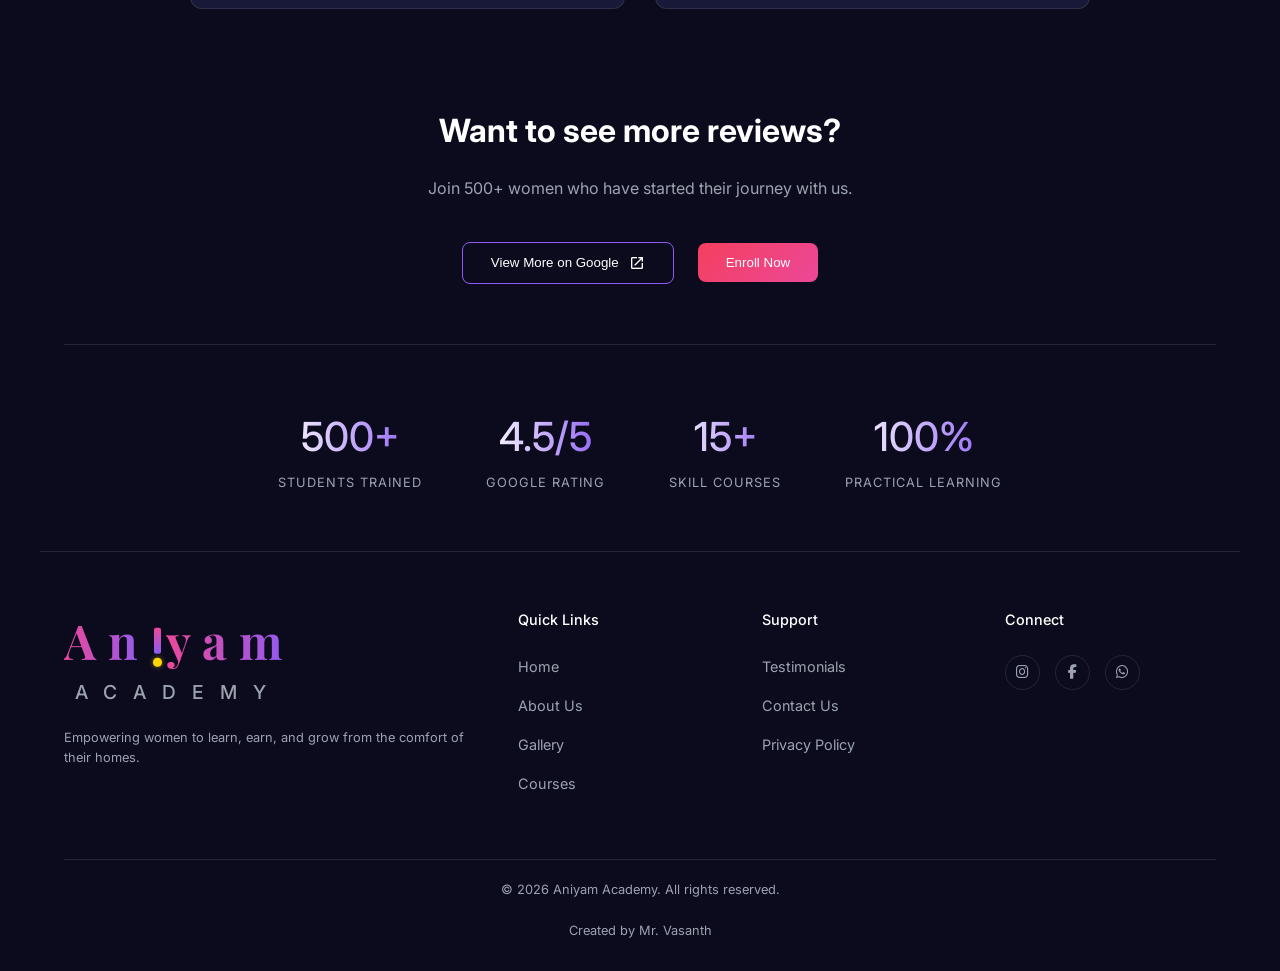
<file: testimonials.html>
<!DOCTYPE html>
<html lang="en">
<head>
    <meta charset="UTF-8">
    <meta name="viewport" content="width=device-width, initial-scale=1.0">
    <title>Testimonials - Success Stories | Aniyam Academy</title>
    <meta name="description" content="Read real success stories from women who have transformed their lives through Aniyam Academy's vocational training and started their own businesses.">
    <link rel="stylesheet" href="https://cdnjs.cloudflare.com/ajax/libs/font-awesome/6.4.0/css/all.min.css">
    <link rel="stylesheet" href="style.css">
    <link href="https://fonts.googleapis.com/icon?family=Material+Icons" rel="stylesheet">
    <style>
        .testimonial-grid {
            display: grid;
            grid-template-columns: repeat(2, 1fr);
            gap: 30px;
            margin-top: 50px;
            max-width: 900px;
            margin-left: auto;
            margin-right: auto;
        }

        .testimonial-card {
            background: var(--bg-card);
            border: 1px solid var(--glass-border);
            border-radius: 12px;
            padding: 40px;
            position: relative;
            transition: all 0.3s ease;
        }

        .testimonial-card:hover {
            transform: translateY(-5px);
            border-color: var(--accent-purple);
            box-shadow: 0 10px 20px rgba(139, 92, 246, 0.2);
        }

        .quote-icon {
            position: absolute;
            top: 30px;
            right: 30px;
            font-size: 2rem;
            color: rgba(139, 92, 246, 0.2);
        }

        .stars {
            color: #facc15;
            letter-spacing: 2px;
            margin-bottom: 20px;
        }

        .t-text {
            font-style: italic;
            font-size: 0.95rem;
            color: var(--text-main);
            margin-bottom: 30px;
            line-height: 1.8;
        }

        .t-author {
            color: var(--accent-purple);
            font-weight: 500;
            display: flex;
            align-items: center;
            gap: 5px;
        }

        @media (max-width: 900px) {
            .testimonial-grid { grid-template-columns: 1fr; }
        }
        @media (max-width: 600px) {
            .testimonial-card:nth-child(n+5) {
                display: none;
            }
        }
    </style>
    <link rel="icon" href="data:image/svg+xml,<svg xmlns='http://www.w3.org/2000/svg' viewBox='0 0 100 100'><rect width='100' height='100' rx='20' fill='%23181938'/><text x='50%' y='75%' font-family='serif' font-size='80' font-weight='bold' fill='%23ec4899' text-anchor='middle'>A</text></svg>">
</head>
<body>

    <!-- Header -->
    <header class="global-header">
        <div class="logo-placeholder">
            <div class="custom-logo">
    <div class="custom-logo-top">
        <span class="cl-text">An</span>
        <span class="custom-i-container">
            <span class="custom-i-stem"></span>
            <span class="custom-i-dot"></span>
        </span>
        <span class="cl-text">yam</span>
    </div>
    <div class="custom-logo-bottom">Academy</div>
</div>
        </div>
        <button class="header-btn" onclick="window.open('https://forms.gle/bwNUmPQLCT2G4Umm7', '_blank')">Enroll Now</button>
    </header>

    <nav class="floating-nav">
        <a href="index.html" class="nav-link">Home</a>
        <a href="about.html" class="nav-link">About Us</a>
        <a href="gallery.html" class="nav-link">Gallery</a>
        <a href="courses.html" class="nav-link">Courses</a>
        <a href="testimonials.html" class="nav-link">Testimonials</a>
        <a href="contact.html" class="nav-link">Contact Us</a>
    </nav>

    <!-- Hero Section -->
    <section class="hero-bg px-container" style="padding-top: 150px; text-align: center;">
        <div class="container reveal">
            <span class="section-tag" style="padding: 5px 20px;">SUCCESS STORIES</span>
            <h1 class="hero-title" style="margin-bottom: 20px;">What Our Students Say</h1>
            <p class="hero-subtitle">Real stories of transformation from housewives to independent entrepreneurs. Discover how Aniyam Academy helps women build confidence through skill-based learning.</p>
        </div>
    </section>

    <!-- Testimonials Grid -->
    <section class="container reveal">
        <div class="testimonial-grid">
            
            <div class="testimonial-card">
                <span class="material-icons quote-icon">format_quote</span>
                <div class="stars">★★★★★</div>
                <p class="t-text">"I joined the Aari work course without knowing anything about needles. Now I can do this work confidently from home while taking care of my children. The teachers are so patient and explain everything in Tamil so clearly."</p>
                <div class="t-author">Lakshmi <span class="material-icons" style="font-size: 1rem;">verified</span></div>
            </div>

            <div class="testimonial-card">
                <span class="material-icons quote-icon">format_quote</span>
                <div class="stars">★★★★★</div>
                <p class="t-text">"Aniyam Academy changed my life. I was just a housewife with no income. After the Baking course, I started taking small cake orders from my neighbors. Last month I earned my first 5000 rupees. My husband is so proud of me!"</p>
                <div class="t-author">Kavitha <span class="material-icons" style="font-size: 1rem;">verified</span></div>
            </div>

            <div class="testimonial-card">
                <span class="material-icons quote-icon">format_quote</span>
                <div class="stars">★★★★★</div>
                <p class="t-text">"The tailoring classes are very professional. I learned blouse stitching and saree pre-pleating. The flexible timings helped me manage my household work and learning perfectly. Highly recommended for every woman."</p>
                <div class="t-author">Revathi <span class="material-icons" style="font-size: 1rem;">verified</span></div>
            </div>

            <div class="testimonial-card">
                <span class="material-icons quote-icon">format_quote</span>
                <div class="stars">★★★★★</div>
                <p class="t-text">"I took the Makeup and Mehandi course. The step-by-step guidance gave me the confidence to start my own bridal service. Being financially independent has given me a new identity beyond just being a college student."</p>
                <div class="t-author">Meena <span class="material-icons" style="font-size: 1rem;">verified</span></div>
            </div>

            <div class="testimonial-card">
                <span class="material-icons quote-icon">format_quote</span>
                <div class="stars">★★★★★</div>
                <p class="t-text">"Aniyam Academy is a blessing for housewives. I learned soap making and candle making. The support even after the course ended is amazing. They really want us to succeed in our small businesses."</p>
                <div class="t-author">Shanthi <span class="material-icons" style="font-size: 1rem;">verified</span></div>
            </div>

            <div class="testimonial-card">
                <span class="material-icons quote-icon">format_quote</span>
                <div class="stars">★★★★★</div>
                <p class="t-text">"The teaching method is very simple. Even though I didn't study much, I could understand the technical parts of the course easily. Now I am teaching other women what I learned here."</p>
                <div class="t-author">Deepa <span class="material-icons" style="font-size: 1rem;">verified</span></div>
            </div>

        </div>
    </section>

    <!-- Bottom CTA -->
    <section class="container reveal" style="text-align: center; padding-top: 40px;">
        <h2 style="font-size: 2rem; margin-bottom: 20px;">Want to see more reviews?</h2>
        <p style="color: var(--text-muted); margin-bottom: 40px;">Join 500+ women who have started their journey with us.</p>
        
        <div class="flex-center">
            <button class="btn-secondary" style="display: flex; align-items: center; gap: 10px;" onclick="window.open('https://www.google.com/maps/place/Aniyam+Academy+-+Madurai/@9.9530885,78.1016957,17z/data=!4m8!3m7!1s0x3b00cf55d7bdfcc9:0xaaaa9d7f7eb694ed!8m2!3d9.9530885!4d78.1016957!9m1!1b1!16s%2Fg%2F11vdvzgvsx?entry=ttu&g_ep=EgoyMDI2MDQwMS4wIKXMDSoASAFQAw%3D%3D', '_blank')">
                View More on Google <span class="material-icons" style="font-size: 1rem;">launch</span>
            </button>
            <button class="btn-primary" onclick="window.open('https://forms.gle/bwNUmPQLCT2G4Umm7', '_blank')">Enroll Now</button>
        </div>

        <div class="stats-container" style="border-top: 1px solid var(--glass-border); padding-top: 60px; margin-top: 60px;">
            <div>
                <span class="stat-number text-gradient">500+</span>
                <span class="stat-label">STUDENTS TRAINED</span>
            </div>
            <div>
                <span class="stat-number text-gradient">4.5/5</span>
                <span class="stat-label">GOOGLE RATING</span>
            </div>
            <div>
                <span class="stat-number text-gradient">15+</span>
                <span class="stat-label">SKILL COURSES</span>
            </div>
            <div>
                <span class="stat-number text-gradient">100%</span>
                <span class="stat-label">PRACTICAL LEARNING</span>
            </div>
        </div>
    </section>

    <!-- Footer -->
    <footer class="container">
        <div class="footer-grid">
            <div class="footer-logo">
                <div class="logo-placeholder" style="color: var(--accent-purple);">
                    <div class="custom-logo">
    <div class="custom-logo-top">
        <span class="cl-text">An</span>
        <span class="custom-i-container">
            <span class="custom-i-stem"></span>
            <span class="custom-i-dot"></span>
        </span>
        <span class="cl-text">yam</span>
    </div>
    <div class="custom-logo-bottom">Academy</div>
</div>
                </div>
                <p style="color: var(--text-muted); font-size: 0.8rem; margin-top: 10px;">Empowering women to learn, earn, and grow from the comfort of their homes.</p>
            </div>
            <div class="footer-col">
                 <h4>Quick Links</h4>
                 <ul>
                     <li><a href="index.html">Home</a></li>
                     <li><a href="about.html">About Us</a></li>
                     <li><a href="gallery.html">Gallery</a></li>
                     <li><a href="courses.html">Courses</a></li>
                 </ul>
            </div>
            <div class="footer-col">
                 <h4>Support</h4>
                 <ul>
                     <li><a href="testimonials.html">Testimonials</a></li>
                     <li><a href="contact.html">Contact Us</a></li>
                     <li><a href="#">Privacy Policy</a></li>
                 </ul>
            </div>
            <div class="footer-col">
                 <h4>Connect</h4>
                 <div class="social-icons">
                     <a href="#" class="social-icon"><span class="material-icons" style="font-size: 1rem;">camera_alt</span></a>
                     <a href="#" class="social-icon"><span class="material-icons" style="font-size: 1rem;">play_arrow</span></a>
                     <a href="#" class="social-icon"><span class="material-icons" style="font-size: 1rem;">thumb_up</span></a>
                 </div>
            </div>
        </div>
        <div class="footer-bottom">
            &copy; 2026 Aniyam Academy. All rights reserved. <br><br>
            Created by Mr. Vasanth
        </div>
    </footer>

    <script src="script.js"></script>
</body>
</html>
</file>
<file: style.css>
@import url('https://fonts.googleapis.com/css2?family=Inter:wght@300;400;500;600;700&family=Playfair+Display:ital,wght@0,400;0,700;1,400&display=swap');

:root {
  --bg-color: #0c0b1e;
  --bg-card: #181938;
  --text-main: #ffffff;
  --text-muted: #9ca3af;
  --accent-pink: #ec4899;
  --accent-purple: #8b5cf6;
  --glass-bg: rgba(255, 255, 255, 0.05);
  --glass-border: rgba(255, 255, 255, 0.1);
}

* {
  margin: 0;
  padding: 0;
  box-sizing: border-box;
}

body, html {
  font-family: 'Inter', sans-serif;
  background-color: var(--bg-color);
  color: var(--text-main);
  line-height: 1.6;
  overflow-x: hidden;
  max-width: 100vw;
}

a {
  text-decoration: none;
  color: inherit;
  transition: all 0.3s ease;
}

/* --- Layout Defaults --- */
.container {
  width: 100%;
  max-width: 1200px;
  margin: 0 auto;
  padding-left: 24px;
  padding-right: 24px;
}

section {
  padding: 56px 0;
}

/* --- Global Header (Logo & Enroll Button) --- */
.global-header {
  position: absolute;
  top: 0;
  left: 0;
  right: 0;
  width: 100%;
  max-width: 1200px;
  margin: 0 auto;
  padding: 32px 24px;
  display: flex;
  justify-content: space-between;
  align-items: center;
  z-index: 100;
  pointer-events: none; /* Let clicks pass through empty space */
}

.logo-placeholder {
  pointer-events: auto;
  display: flex;
  align-items: center;
  gap: 10px;
  font-weight: 700;
  font-size: 1.2rem;
  color: var(--accent-purple);
}

.logo-icon-box {
  width: 30px;
  height: 30px;
  border: 1px solid var(--accent-purple);
  display: flex;
  align-items: center;
  justify-content: center;
  font-size: 0.6rem;
  border-radius: 4px;
}

.header-btn {
  pointer-events: auto;
  border: 1px solid #ffffff; /* Make button more visible with clear white border */
  padding: 8px 20px;
  border-radius: 6px;
  font-size: 0.9rem;
  cursor: pointer;
  background: transparent;
  color: var(--text-main);
  transition: all 0.3s ease;
}

.header-btn:hover {
  background: rgba(255, 255, 255, 0.1);
  transform: scale(1.05);
  box-shadow: 0 0 15px rgba(255, 255, 255, 0.6); /* White glow effect */
}

/* --- Floating Navbar & Hamburger --- */
.hamburger-btn { display: none; }
.floating-nav {
  position: fixed;
  top: 32px;
  left: 50%;
  transform: translateX(-50%);
  background: var(--glass-bg);
  backdrop-filter: blur(12px);
  -webkit-backdrop-filter: blur(12px);
  border: 1px solid var(--glass-border);
  padding: 16px 32px;
  border-radius: 50px;
  display: flex;
  gap: 32px;
  z-index: 1000;
}

.nav-link {
  font-size: 0.9rem;
  font-weight: 500;
  color: var(--text-muted);
}

.nav-link:hover, .nav-link.active {
  color: var(--text-main);
  text-shadow: 0 0 8px rgba(255, 255, 255, 0.5);
}

/* --- Typography --- */
.hero-title {
  font-size: 3.5rem;
  font-weight: 400;
  text-align: center;
  margin-bottom: 32px;
}

.hero-subtitle {
  font-size: 1.1rem;
  color: var(--text-muted);
  text-align: center;
  max-width: 600px;
  margin: 0 auto 32px;
}

.section-tag {
  display: inline-block;
  padding: 5px 15px;
  background: transparent;
  border: 1px solid var(--accent-purple);
  color: var(--text-main);
  font-size: 0.75rem;
  border-radius: 20px;
  margin-bottom: 20px;
  text-transform: uppercase;
  letter-spacing: 1px;
}

.text-gradient {
  background: linear-gradient(to right, var(--text-main), var(--accent-purple));
  -webkit-background-clip: text;
  -webkit-text-fill-color: transparent;
}

.text-gradient-pink {
  background: linear-gradient(to right, var(--text-main), var(--accent-pink));
  -webkit-background-clip: text;
  -webkit-text-fill-color: transparent;
}

/* --- Buttons --- */
.btn-primary {
  background: linear-gradient(135deg, #f43f5e, #ec4899);
  color: white;
  padding: 12px 28px;
  border-radius: 8px;
  border: none;
  font-weight: 500;
  cursor: pointer;
  display: inline-block;
  transition: all 0.3s ease;
}

.btn-primary:hover {
  transform: translateY(-2px) scale(1.02);
  box-shadow: 0 10px 20px rgba(236, 72, 153, 0.3);
}

.btn-secondary {
  background: transparent;
  color: white;
  padding: 12px 28px;
  border-radius: 8px;
  border: 1px solid var(--accent-purple);
  font-weight: 500;
  cursor: pointer;
  display: inline-block;
  transition: all 0.3s ease;
}

.btn-secondary:hover {
  background: rgba(139, 92, 246, 0.1);
  transform: translateY(-2px);
}

/* --- Custom Image Placeholders --- */
.img-placeholder {
  background: var(--bg-card);
  border: 1px dashed var(--glass-border);
  display: flex;
  align-items: center;
  justify-content: center;
  color: var(--text-muted);
  font-size: 0.8rem;
  text-transform: uppercase;
  letter-spacing: 1px;
  border-radius: 12px;
  overflow: hidden;
  position: relative;
}



/* --- Utilities & Specific Components --- */
.flex-center {
  display: flex;
  justify-content: center;
  align-items: center;
  gap: 24px;
}

.card {
  background: var(--bg-card);
  border: 1px solid var(--glass-border);
  border-radius: 12px;
  padding: 32px;
  transition: all 0.3s ease;
}

.card:hover {
  transform: translateY(-5px);
  box-shadow: 0 16px 32px rgba(0, 0, 0, 0.3);
  border-color: rgba(255, 255, 255, 0.2);
}

.stats-container {
  display: flex;
  justify-content: center;
  gap: 64px;
  margin-top: 48px;
  text-align: center;
}

.stat-number {
  font-size: 2.5rem;
  font-weight: 500;
  color: var(--text-main);
  display: block;
}

.stat-label {
  font-size: 0.8rem;
  color: var(--text-muted);
  text-transform: uppercase;
  letter-spacing: 1px;
}

/* --- Hero Background Gradient --- */
.hero-bg {
  position: relative;
  overflow: hidden;
}

.hero-bg::before {
  content: '';
  position: absolute;
  top: -20%;
  left: 50%;
  transform: translateX(-50%);
  width: 80%;
  height: 80vh;
  background: radial-gradient(circle, rgba(139, 92, 246, 0.15) 0%, rgba(12, 11, 30, 0) 70%);
  z-index: -1;
}

/* --- CTA Banner Footer --- */
.cta-banner {
  background: linear-gradient(135deg, rgba(88, 28, 135, 1) 0%, rgba(157, 23, 77, 1) 100%);
  padding: 80px 0;
  text-align: center;
  border-radius: 20px;
  margin: 60px 0;
}

.cta-banner h2 {
  font-size: 2.5rem;
  font-weight: 400;
  margin-bottom: 15px;
}

.cta-banner p {
  margin-bottom: 30px;
  color: rgba(255, 255, 255, 0.8);
}

/* --- Footer --- */
footer {
  margin-top: 56px;
  border-top: 1px solid var(--glass-border);
  padding: 56px 0 30px;
  font-size: 0.9rem;
}

.footer-grid {
  display: grid;
  grid-template-columns: 2fr 1fr 1fr 1fr;
  gap: 32px;
  margin-bottom: 48px;
}

.footer-logo {
  display: flex;
  flex-direction: column;
  gap: 16px;
}

.footer-col h4 {
  font-weight: 500;
  margin-bottom: 24px;
  color: var(--text-main);
}

.footer-col ul {
  list-style: none;
}

.footer-col ul li {
  margin-bottom: 16px;
}

.footer-col ul li a {
  color: var(--text-muted);
}

.footer-col ul li a:hover {
  color: var(--text-main);
}

.social-icons {
  display: flex;
  gap: 15px;
}

.social-icon {
  width: 35px;
  height: 35px;
  border-radius: 50%;
  border: 1px solid var(--glass-border);
  display: flex;
  align-items: center;
  justify-content: center;
  color: var(--text-muted);
  transition: all 0.3s;
}

.social-icon:hover {
  background: var(--accent-purple);
  color: white;
  border-color: var(--accent-purple);
}

.footer-bottom {
  text-align: center;
  padding-top: 20px;
  border-top: 1px solid var(--glass-border);
  color: var(--text-muted);
  font-size: 0.8rem;
}

/* --- Animations --- */
.reveal {
  opacity: 0;
  transform: translateY(30px);
  transition: all 0.8s ease;
}

.reveal.active {
  opacity: 1;
  transform: translateY(0);
}

/* Badge specific */
.badge {
  display: inline-flex;
  align-items: center;
  gap: 5px;
  background: var(--bg-color);
  border: 1px solid var(--accent-purple);
  padding: 4px 12px;
  border-radius: 6px;
  font-size: 0.75rem;
  color: var(--accent-purple);
  margin-bottom: 15px;
  font-weight: 500;
}

.badge.fill {
  background: var(--accent-purple);
  color: white;
}

/* Forms */
input, textarea {
  width: 100%;
  padding: 15px;
  background: rgba(0, 0, 0, 0.2);
  border: 1px solid var(--glass-border);
  border-radius: 8px;
  color: white;
  font-family: inherit;
  margin-bottom: 20px;
  transition: all 0.3s;
}

input:focus, textarea:focus {
  outline: none;
  border-color: var(--accent-purple);
  background: rgba(0, 0, 0, 0.4);
}

label {
  display: block;
  font-size: 0.85rem;
  color: var(--text-muted);
  margin-bottom: 8px;
}

/* --- Custom Text Logo --- */
.custom-logo {
  display: flex;
  flex-direction: column;
  align-items: center;
  line-height: 1;
}
.custom-logo-top {
  font-family: 'Playfair Display', serif;
  font-size: 3rem;
  font-weight: 700;
  display: flex;
  align-items: center;
  letter-spacing: 12px;
}
.cl-text {
  background: linear-gradient(to right, var(--accent-pink), var(--accent-purple));
  -webkit-background-clip: text;
  -webkit-text-fill-color: transparent;
  color: transparent;
  padding-bottom: 0.15em;
  line-height: normal;
}
.custom-i-container {
  display: inline-flex;
  flex-direction: column;
  align-items: center;
  justify-content: center;
  height: 1em;
  margin: 0 4px;
  transform: translateY(0.08em);
}
.custom-i-stem {
  width: 0.15em;
  height: 0.55em;
  background: linear-gradient(to bottom, var(--accent-pink), var(--accent-purple));
  border-radius: 2px;
}
.custom-i-dot {
  width: 0.18em;
  height: 0.18em;
  background-color: #ffd700;
  border-radius: 50%;
  margin-top: 0.08em;
  box-shadow: 0 0 5px rgba(255, 215, 0, 0.5);
}
.custom-logo-bottom {
  font-family: 'Inter', sans-serif;
  font-size: 1.2rem;
  font-weight: 500;
  color: var(--text-muted);
  letter-spacing: 16px;
  text-transform: uppercase;
  margin-top: 4px;
}

/* --- Responsive --- */
@media (max-width: 1198px) {
  .floating-nav {
    padding: 12px 20px;
    gap: 15px;
    white-space: nowrap;
  }
  .nav-link { font-size: 0.85rem; }
  .custom-logo-top { font-size: 2.2rem; letter-spacing: 8px; }
  .custom-logo-bottom { font-size: 0.9rem; letter-spacing: 12px; }
}

@media (max-width: 950px) {
  .hero-title { font-size: 2.5rem; }
  .footer-grid { grid-template-columns: 1fr 1fr; }
  .stats-container { flex-wrap: wrap; gap: 30px; }
  
  .floating-nav { 
    display: flex;
    flex-direction: column;
    top: 90px; 
    bottom: auto; 
    left: 50%;
    width: calc(100% - 48px); 
    justify-content: center; 
    padding: 24px;
    gap: 30px;
    opacity: 0;
    visibility: hidden;
    transform: translateX(-50%) translateY(-20px);
    transition: all 0.4s ease;
    background: var(--bg-card);
    border: 1px solid var(--accent-purple);
    box-shadow: 0 15px 40px rgba(0,0,0,0.8);
    white-space: normal;
  }
  .floating-nav.open {
    opacity: 1;
    visibility: visible;
    transform: translateX(-50%) translateY(0);
  }
  .nav-link { font-size: 1.2rem; display: block; text-align: center; }
  .hamburger-btn { 
    display: block; 
    color: var(--text-main); 
    font-size: 2rem; 
    cursor: pointer; 
    pointer-events: auto; 
    position: fixed; 
    top: 20px; 
    right: 20px; 
    z-index: 9999; 
    background: rgba(12, 11, 30, 0.8); 
    padding: 8px; 
    border-radius: 12px; 
    border: 1px solid var(--accent-purple);
    backdrop-filter: blur(10px);
  }
  .header-btn { display: none; }
  
  .custom-logo-top {
    font-size: 1.8rem;
    letter-spacing: 8px;
  }
  .custom-logo-bottom {
    font-size: 0.8rem;
    letter-spacing: 10px;
  }
  .custom-i-container {
    margin: 0 2px;
  }
}

@media (max-width: 600px) {
  section { padding: 30px 0; }
  .container { padding-left: 15px; padding-right: 15px; }
  .cta-banner { padding: 30px 15px; }
  .footer-grid { grid-template-columns: 1fr; margin-bottom: 20px; gap: 48px; }
  .hero-title { font-size: 2rem; }
  .global-header { padding: 24px; } 
  .cta-banner { padding: 48px 24px; }
  .cta-banner h2 { font-size: 1.8rem; }
  .flex-center { flex-direction: column; gap: 16px; }
  .card, .contact-card { padding: 24px; }
  .hero-bg::before { width: 100%; }
}


.follow-banner {
  text-align: center;
}

.social-links-container {
  flex-wrap: wrap;
}
</file>
